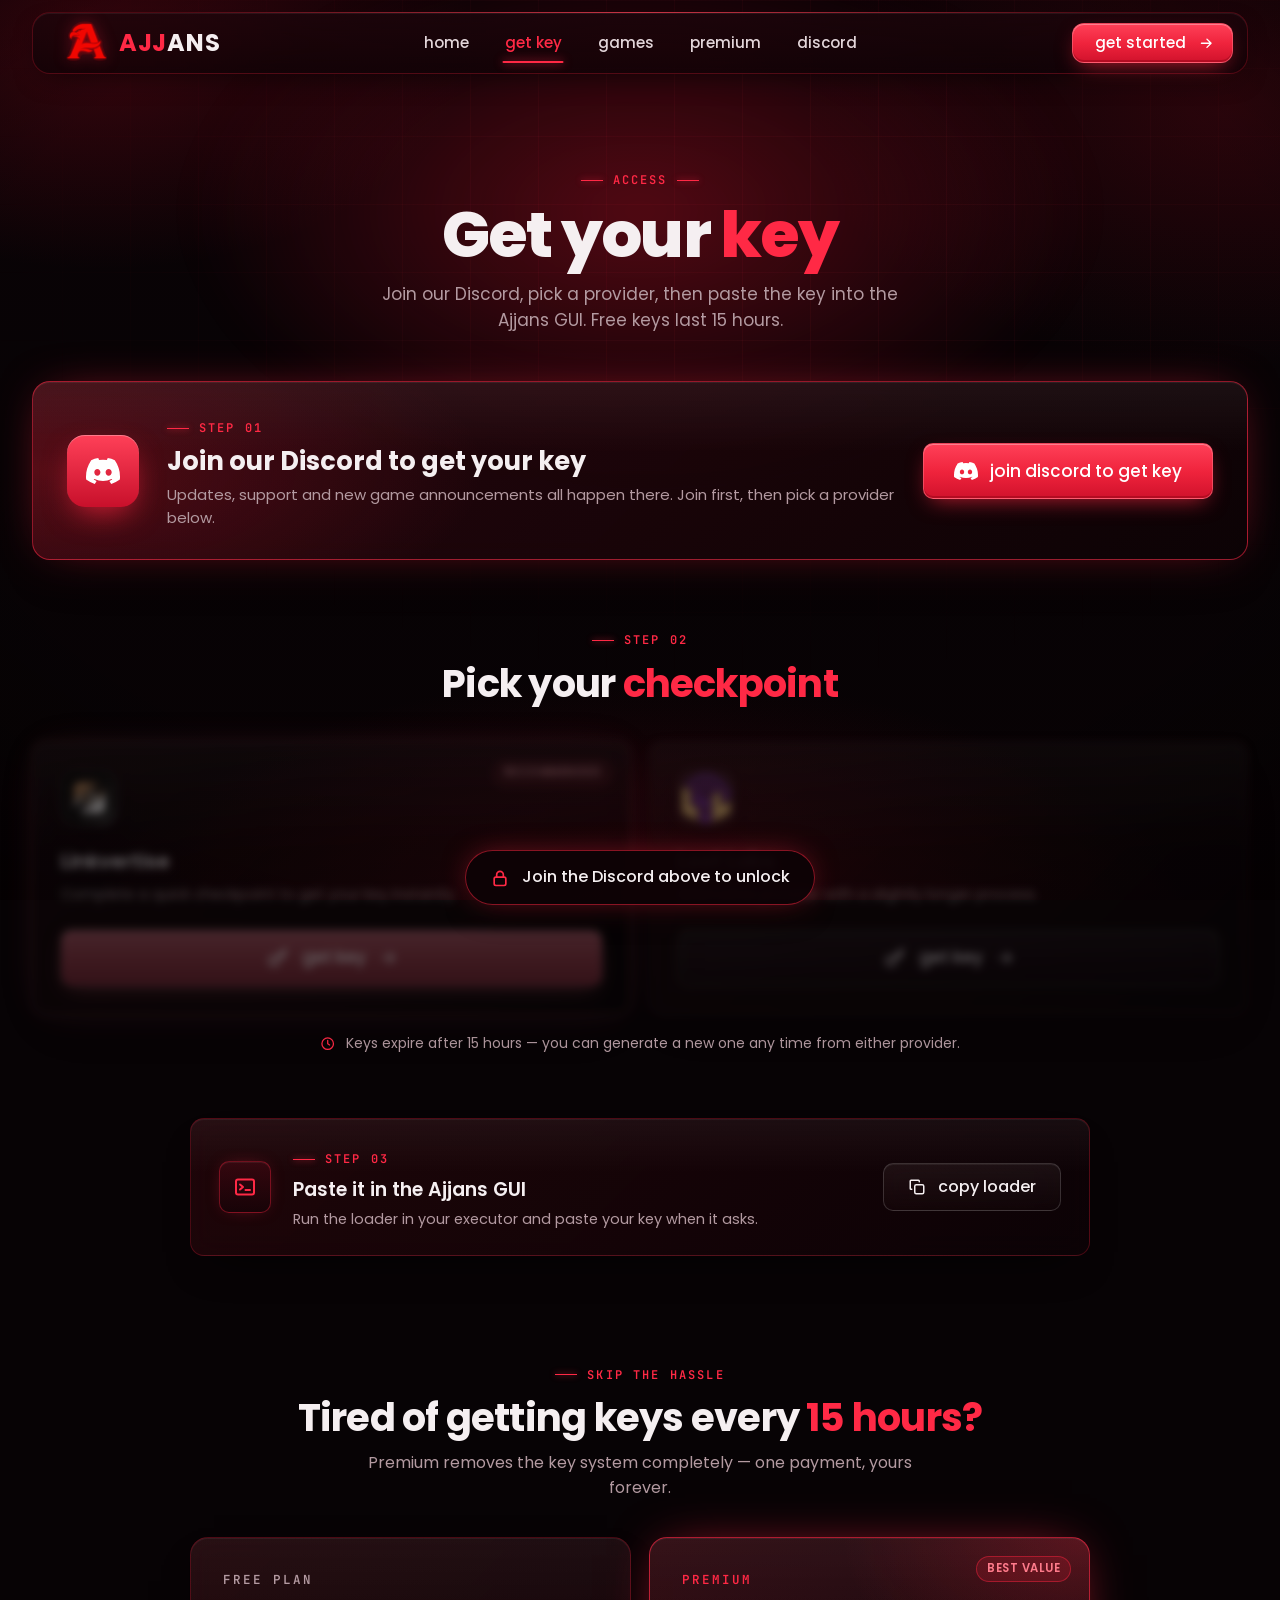
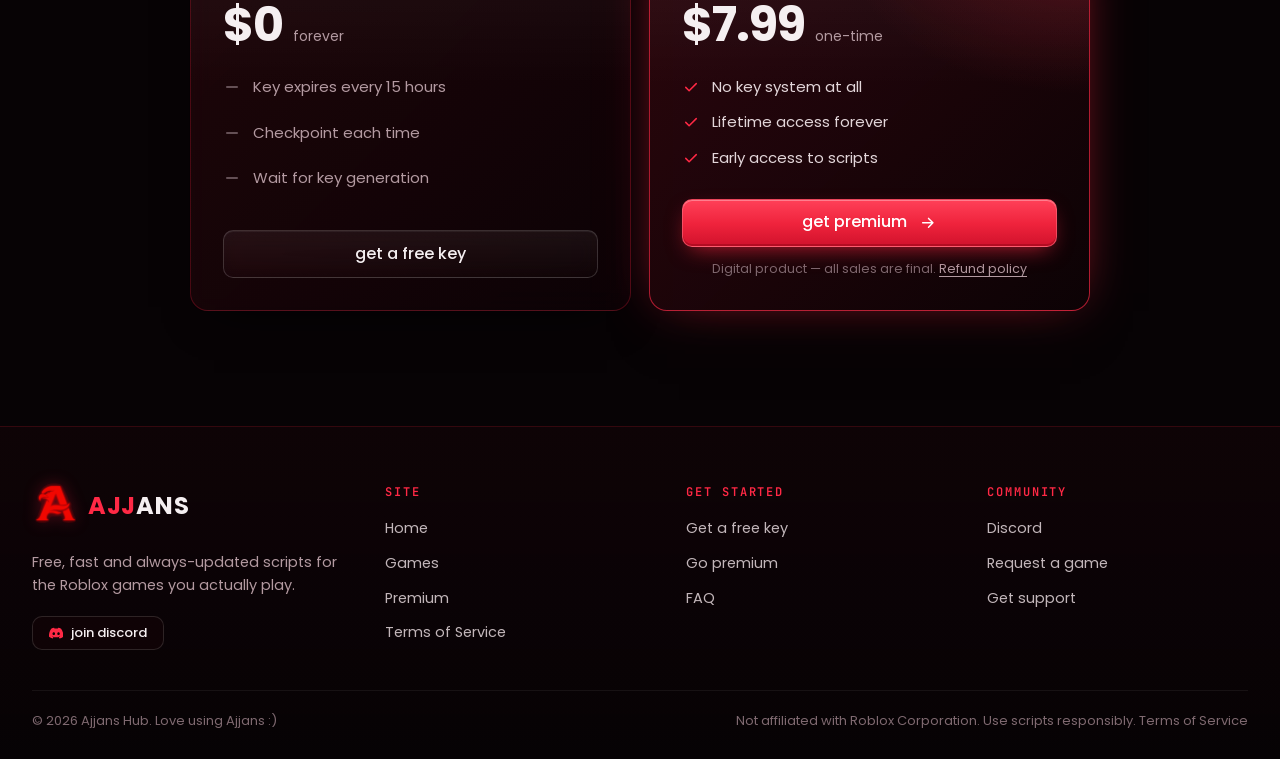
<file: getkey.html>
<!DOCTYPE html>
<html lang="en">
<head>
  <meta charset="UTF-8" />
  <meta name="viewport" content="width=device-width, initial-scale=1.0" />
  <title>Get Your Key — Ajjans Hub</title>
  <meta name="description" content="Get a free Ajjans Hub key in under a minute with Linkvertise or Loot Labs, or skip the key system forever with Premium." />
  <meta name="theme-color" content="#070305" />
  <meta property="og:type" content="website" />
  <meta property="og:title" content="Get Your Key — Ajjans Hub" />
  <meta property="og:description" content="Get a free Ajjans Hub key in under a minute with Linkvertise or Loot Labs, or skip the key system forever with Premium." />
  <meta property="og:site_name" content="Ajjans Hub" />
  <meta property="og:image" content="https://i.ibb.co/Ngv3zSGm/Chat-GPT-Image-Oct-26-2026-01-19-25-AM.png" />
  <meta property="og:image:secure_url" content="https://i.ibb.co/Ngv3zSGm/Chat-GPT-Image-Oct-26-2026-01-19-25-AM.png" />
  <meta property="og:image:type" content="image/png" />
  <meta property="og:image:width" content="1731" />
  <meta property="og:image:height" content="909" />
  <meta property="og:image:alt" content="Ajjans Hub red eagle A logo on a black background" />
  <meta name="twitter:card" content="summary_large_image" />
  <meta name="twitter:title" content="Get Your Key — Ajjans Hub" />
  <meta name="twitter:description" content="Get a free Ajjans Hub key in under a minute with Linkvertise or Loot Labs, or skip the key system forever with Premium." />
  <meta name="twitter:image" content="https://i.ibb.co/Ngv3zSGm/Chat-GPT-Image-Oct-26-2026-01-19-25-AM.png" />
  <meta name="twitter:image:alt" content="Ajjans Hub red eagle A logo on a black background" />
  <link rel="icon" type="image/png" href="assets/favicon.png" />
  <link rel="apple-touch-icon" href="assets/favicon.png" />

  <script>document.documentElement.classList.add("js");</script>

  <!-- =========================================================
       ADS (AdMaven) — delete this whole block to remove ads from this page
       ========================================================= -->
  <meta name="admaven-placement" content="BqHrEpdw5" />
  <script>
    /* Ad guard: stops the ad pop-up from hijacking clicks on Discord and store (Sellhub) links.
       Exception: the FIRST click on the get-key "join discord" button is allowed
       to show the ad — the second click opens Discord. */
    (function () {
      var realOpen = window.open;
      var blocked = false;
      window.open = function () { return blocked ? null : realOpen.apply(window, arguments); };
      document.addEventListener("click", function (e) {
        var el = e.target.closest ? e.target.closest("a, button") : null;
        if (!el) return;
        if (el.hasAttribute("data-gate-join") && el.getAttribute("data-armed") !== "1") return;
        var href = el.getAttribute("href") || "";
        if (href.indexOf("discord.gg") !== -1 || href.indexOf("sellhub.cx") !== -1) {
          blocked = true;
          setTimeout(function () { blocked = false; }, 3000);
        }
      }, true);
    })();
  </script>
  <script data-cfasync="false" src="//dcbbwymp1bhlf.cloudfront.net/?wbbcd=1515121"></script>

  <link rel="preconnect" href="https://fonts.googleapis.com" />
  <link rel="preconnect" href="https://fonts.gstatic.com" crossorigin />
  <link href="https://fonts.googleapis.com/css2?family=Poppins:wght@400;500;600;700;800&family=JetBrains+Mono:wght@400;500;600&family=Oswald:wght@600;700&display=swap" rel="stylesheet" />

  <!-- =========================================================
       STYLES (this page only)
       ========================================================= -->
  <style>
    /* ==========================================================================
       AJJANS HUB — Get Key page styles
       Colours and sizes live in the :root variables right below.
       ========================================================================== */
    /* ==========================================================================
       1. VARIABLES — edit colours / sizing here
       ========================================================================== */
    :root {
      /* Palette */
      --bg: #070305;               /* near-black base   */
      --bg-2: #160408;             /* dark burgundy     */
      --bg-3: #30070d;             /* deep crimson      */
      --panel: rgba(24, 5, 10, 0.58);
      --panel-strong: rgba(24, 6, 10, 0.94);
      --red: #ef233c;              /* bright red        */
      --red-bright: #ff2945;       /* hot red           */
      --red-deep: #b50d24;
      --border: rgba(170, 22, 42, 0.38);
      --border-hot: rgba(255, 41, 69, 0.7);
      --border-soft: rgba(255, 255, 255, 0.08);
      --text: #f5eff1;             /* headings          */
      --text-2: #e3d6da;
      --muted: #b39aa1;            /* muted pink/grey   */
      --faint: #7f6970;
      --green: #2bd96b;

      /* Type */
      --font-sans: "Poppins", system-ui, -apple-system, "Segoe UI", sans-serif;
      --font-mono: "JetBrains Mono", ui-monospace, "Cascadia Code", Consolas, monospace;
      --font-display: "Oswald", "Poppins", sans-serif;

      /* Radii */
      --r-sm: 10px;
      --r-md: 14px;
      --r-lg: 18px;

      /* Layout */
      --container: 1400px;
      --gutter: 32px;
      --header-h: 84px;
      /* left indent of the hero title block (0 on small screens, 104px on wide) */
      --hero-indent: clamp(0px, calc((100vw - 1100px) * 0.26), 104px);

      /* Effects */
      --inner-hi: inset 0 1px 0 rgba(255, 255, 255, 0.06);
      --ease: cubic-bezier(0.22, 0.61, 0.36, 1);
      --ease-out: cubic-bezier(0.16, 1, 0.3, 1);
    }
    /* ==========================================================================
       2. BASE / RESET
       ========================================================================== */
    *,
    *::before,
    *::after { box-sizing: border-box; }
    html {
      -webkit-text-size-adjust: 100%;
      scroll-behavior: smooth;
      scroll-padding-top: calc(var(--header-h) + 16px);
      scrollbar-color: #3a0b14 var(--bg);
    }
    body {
      position: relative;
      display: flex;
      flex-direction: column;
      margin: 0;
      min-height: 100vh;
      background: var(--bg);
      color: var(--text);
      font-family: var(--font-sans);
      font-size: 16px;
      line-height: 1.55;
      -webkit-font-smoothing: antialiased;
      overflow-x: clip;
    }
    main { flex: 1 0 auto; }
    h1, h2, h3, p, ul, ol, figure, dl, dd { margin: 0; }
    ul, ol { padding: 0; list-style: none; }
    a { color: inherit; text-decoration: none; }
    img { display: block; max-width: 100%; }
    button, input { font: inherit; color: inherit; }
    button { cursor: pointer; }
    :focus-visible {
      outline: 2px solid var(--red-bright);
      outline-offset: 3px;
      border-radius: 6px;
    }
    ::selection { background: rgba(239, 35, 60, 0.45); color: #fff; }
    ::-webkit-scrollbar { width: 10px; }
    ::-webkit-scrollbar-track { background: var(--bg); }
    ::-webkit-scrollbar-thumb { background: #3a0b14; border-radius: 6px; border: 2px solid var(--bg); }
    ::-webkit-scrollbar-thumb:hover { background: #561222; }
    .text-red { color: var(--red-bright); }
    .sr-only {
      position: absolute; width: 1px; height: 1px; padding: 0; margin: -1px;
      overflow: hidden; clip: rect(0, 0, 0, 0); white-space: nowrap; border: 0;
    }
    /* ==========================================================================
       3. BACKGROUND LAYERS
       .backdrop  = fixed page atmosphere (base, fog, grid, vignette)
       .hero-fx   = hero-only lighting (glow, glass shards, light streaks)
       ========================================================================== */
    .backdrop {
      position: fixed;
      inset: 0;
      z-index: -2;
      pointer-events: none;
      background:
        radial-gradient(40% 36% at 8% 4%, rgba(120, 8, 24, 0.42), transparent 72%),
        radial-gradient(46% 40% at 96% 12%, rgba(110, 8, 22, 0.32), transparent 72%),
        radial-gradient(60% 40% at 50% 104%, rgba(80, 5, 16, 0.5), transparent 72%),
        linear-gradient(180deg, #0b0306 0%, var(--bg) 50%, #080204 100%);
    }
    /* faint grid */
    .backdrop::before {
      content: "";
      position: absolute;
      inset: 0;
      background-image:
        linear-gradient(rgba(255, 60, 80, 0.05) 1px, transparent 1px),
        linear-gradient(90deg, rgba(255, 60, 80, 0.05) 1px, transparent 1px);
      background-size: 68px 68px;
      background-position: center top;
      -webkit-mask-image: radial-gradient(ellipse 80% 70% at 58% 22%, #000 20%, transparent 78%);
              mask-image: radial-gradient(ellipse 80% 70% at 58% 22%, #000 20%, transparent 78%);
    }
    /* vignette */
    .backdrop::after {
      content: "";
      position: absolute;
      inset: 0;
      background: radial-gradient(ellipse 95% 85% at 50% 40%, transparent 55%, rgba(0, 0, 0, 0.6) 100%);
    }
    /* ==========================================================================
       4. SHARED
       ========================================================================== */
    .container {
      width: min(var(--container), 100% - var(--gutter) * 2);
      margin-inline: auto;
    }
    /* tinted glass surface used by most panels */
    .glass {
      background:
        linear-gradient(180deg, rgba(255, 255, 255, 0.045), rgba(255, 255, 255, 0) 40%),
        linear-gradient(135deg, rgba(46, 7, 13, 0.6), rgba(13, 3, 6, 0.74));
      border: 1px solid var(--border);
      box-shadow: var(--inner-hi), 0 20px 44px -24px rgba(0, 0, 0, 0.95);
      -webkit-backdrop-filter: blur(14px) saturate(130%);
              backdrop-filter: blur(14px) saturate(130%);
    }
    .icon {
      width: 1.1em;
      height: 1.1em;
      flex: none;
      fill: none;
      stroke: currentColor;
      stroke-width: 2;
      stroke-linecap: round;
      stroke-linejoin: round;
    }
    .icon--fill { fill: currentColor; stroke: none; }
    /* red outlined icon square */
    .icon-box {
      display: grid;
      place-items: center;
      width: 52px;
      height: 52px;
      flex: none;
      border: 1px solid rgba(239, 35, 60, 0.42);
      border-radius: var(--r-sm);
      background: linear-gradient(180deg, rgba(70, 9, 20, 0.6), rgba(20, 4, 8, 0.6));
      color: var(--red-bright);
      box-shadow: var(--inner-hi), 0 0 18px -8px rgba(255, 41, 69, 0.6);
    }
    .icon-box .icon { width: 24px; height: 24px; }
    /* ---- buttons ---- */
    .btn {
      --btn-h: 48px;
      position: relative;
      display: inline-flex;
      align-items: center;
      justify-content: center;
      gap: 12px;
      height: var(--btn-h);
      padding: 0 24px;
      border: 1px solid transparent;
      border-radius: var(--r-sm);
      font-weight: 500;
      font-size: 16px;
      white-space: nowrap;
      transition:
        transform 0.25s var(--ease),
        box-shadow 0.25s var(--ease),
        background 0.25s var(--ease),
        border-color 0.25s var(--ease),
        color 0.25s var(--ease);
    }
    .btn .icon--arrow { transition: transform 0.25s var(--ease); }
    .btn:hover .icon--arrow { transform: translateX(3px); }
    .btn:active { transform: translateY(0) scale(0.985); }
    .btn--primary {
      color: #fff;
      background: linear-gradient(180deg, #ff4058 0%, var(--red) 52%, #d1122c 100%);
      border-color: rgba(255, 120, 135, 0.5);
      box-shadow:
        inset 0 1px 0 rgba(255, 255, 255, 0.32),
        inset 0 -2px 0 rgba(120, 0, 16, 0.35),
        0 8px 22px -8px rgba(239, 35, 60, 0.8);
    }
    .btn--primary:hover {
      transform: translateY(-2px);
      box-shadow:
        inset 0 1px 0 rgba(255, 255, 255, 0.36),
        inset 0 -2px 0 rgba(120, 0, 16, 0.35),
        0 0 0 1px rgba(255, 60, 80, 0.45),
        0 12px 32px -8px rgba(255, 41, 69, 0.9);
    }
    .btn--glass {
      color: var(--text);
      background: linear-gradient(180deg, rgba(255, 255, 255, 0.055), rgba(255, 255, 255, 0.012));
      border-color: rgba(255, 255, 255, 0.16);
      box-shadow: var(--inner-hi);
      -webkit-backdrop-filter: blur(10px);
              backdrop-filter: blur(10px);
    }
    .btn--glass:hover {
      transform: translateY(-2px);
      border-color: rgba(255, 60, 80, 0.6);
      box-shadow: var(--inner-hi), 0 0 24px -6px rgba(239, 35, 60, 0.55);
    }
    .btn--ghost {
      color: var(--text);
      background: rgba(20, 4, 8, 0.6);
      border-color: rgba(255, 255, 255, 0.13);
    }
    .btn--ghost .icon { color: var(--red-bright); }
    .btn--ghost:hover { border-color: rgba(255, 60, 80, 0.6); box-shadow: 0 0 18px -6px rgba(239, 35, 60, 0.6); }
    .btn--lg { --btn-h: 56px; font-size: 17px; padding: 0 30px; }
    .btn--lg .icon { width: 20px; height: 20px; }
    .btn--lg .icon--lead { width: 24px; height: 24px; }
    .btn--sm { --btn-h: 40px; padding: 0 18px 0 22px; border-radius: 12px; font-size: 15px; }
    .btn--xs { --btn-h: 34px; padding: 0 16px; gap: 8px; font-size: 13px; }
    .btn--block { width: 100%; }
    /* ---- section heads ---- */
    .section { padding-block: clamp(64px, 8vw, 112px) 0; }
    .kicker {
      display: inline-flex;
      align-items: center;
      gap: 10px;
      margin-bottom: 12px;
      font-family: var(--font-mono);
      font-size: 12px;
      font-weight: 600;
      letter-spacing: 0.18em;
      text-transform: uppercase;
      color: var(--red-bright);
    }
    .kicker::before {
      content: "";
      width: 22px;
      height: 1px;
      background: currentColor;
      box-shadow: 0 0 6px currentColor;
    }
    .h2 {
      font-size: clamp(28px, 3vw, 42px);
      font-weight: 700;
      line-height: 1.12;
      letter-spacing: -0.02em;
      color: var(--text);
    }
    .lead {
      margin-top: 12px;
      max-width: 560px;
      color: var(--muted);
      font-size: 16px;
    }
    .section-intro { margin-bottom: 36px; }
    .section-intro--center { text-align: center; }
    .section-intro--center .lead { margin-inline: auto; }
    /* ---- scroll reveal (only when JS is running) ---- */
    .js .reveal {
      opacity: 0;
      transform: translateY(22px);
      transition: opacity 0.6s var(--ease-out), transform 0.6s var(--ease-out);
      transition-delay: var(--delay, 0s);
    }
    .js .reveal.is-in { opacity: 1; transform: none; }
    /* ==========================================================================
       5. NAVBAR
       ========================================================================== */
    .site-header {
      position: sticky;
      top: 0;
      z-index: 40;
      padding-top: 12px;
    }
    .navbar {
      position: relative;
      display: flex;
      align-items: center;
      gap: 24px;
      height: 62px;
      padding: 0 14px 0 30px;
      background: linear-gradient(180deg, rgba(26, 6, 11, 0.74), rgba(12, 3, 6, 0.74));
      border: 1px solid rgba(160, 20, 38, 0.4);
      border-radius: var(--r-lg);
      box-shadow:
        inset 0 1px 0 rgba(255, 255, 255, 0.06),
        0 10px 30px -14px rgba(0, 0, 0, 0.8);
      -webkit-backdrop-filter: blur(16px) saturate(140%);
              backdrop-filter: blur(16px) saturate(140%);
      transition: background 0.3s var(--ease), box-shadow 0.3s var(--ease), border-color 0.3s var(--ease);
    }
    /* thin red light along the top edge */
    .navbar::before {
      content: "";
      position: absolute;
      top: -1px;
      left: 12%;
      right: 12%;
      height: 1px;
      background: linear-gradient(90deg, transparent, rgba(255, 70, 90, 0.7), transparent);
    }
    .site-header.is-scrolled .navbar {
      background: linear-gradient(180deg, rgba(22, 5, 9, 0.92), rgba(12, 3, 6, 0.92));
      border-color: rgba(190, 24, 44, 0.45);
      box-shadow:
        inset 0 1px 0 rgba(255, 255, 255, 0.06),
        0 16px 36px -12px rgba(0, 0, 0, 0.95);
    }
    .brand {
      display: inline-flex;
      align-items: center;
      gap: 12px;
      flex: none;
    }
    .brand__icon {
      width: 44px;
      height: 44px;
      object-fit: contain;
      filter: drop-shadow(0 0 8px rgba(255, 41, 69, 0.35));
      transition: transform 0.3s var(--ease);
    }
    .brand:hover .brand__icon { transform: rotate(-4deg) scale(1.04); }
    .brand__text {
      font-size: 24px;
      font-weight: 700;
      letter-spacing: 0.03em;
      color: var(--text);
    }
    .brand__accent { color: var(--red-bright); }
    .nav-menu {
      flex: 1;
      display: flex;
      align-items: center;
      justify-content: flex-end;
    }
    /* links are centred on the bar, independent of logo / button widths */
    .nav-links {
      position: absolute;
      left: 50%;
      top: 0;
      bottom: 0;
      display: flex;
      align-items: center;
      gap: 42px;
      transform: translateX(-50%);
    }
    .nav-links a {
      position: relative;
      display: block;
      padding: 18px 2px;
      font-size: 15px;
      font-weight: 500;
      color: var(--text-2);
      transition: color 0.2s var(--ease);
    }
    .nav-links a::after {
      content: "";
      position: absolute;
      left: 0;
      right: 0;
      bottom: 10px;
      height: 2px;
      border-radius: 2px;
      background: var(--red-bright);
      box-shadow: 0 0 10px rgba(255, 41, 69, 0.9);
      transform: scaleX(0);
      transition: transform 0.25s var(--ease);
    }
    .nav-links a:hover { color: #fff; }
    .nav-links a:hover::after { transform: scaleX(0.5); }
    .nav-links a[aria-current="page"] { color: var(--red-bright); }
    .nav-links a[aria-current="page"]::after { transform: scaleX(1); }
    .nav-actions {
      display: flex;
      align-items: center;
      gap: 14px;
    }
    .nav-toggle {
      display: none;
      margin-left: auto;
      width: 42px;
      height: 42px;
      padding: 0;
      border: 1px solid var(--border);
      border-radius: var(--r-sm);
      background: rgba(255, 255, 255, 0.03);
      flex-direction: column;
      align-items: center;
      justify-content: center;
      gap: 5px;
    }
    .nav-toggle span {
      display: block;
      width: 18px;
      height: 2px;
      border-radius: 2px;
      background: var(--text);
      transition: transform 0.25s var(--ease), opacity 0.2s;
    }
    .nav-toggle[aria-expanded="true"] span:nth-child(1) { transform: translateY(7px) rotate(45deg); }
    .nav-toggle[aria-expanded="true"] span:nth-child(2) { opacity: 0; }
    .nav-toggle[aria-expanded="true"] span:nth-child(3) { transform: translateY(-7px) rotate(-45deg); }
    /* ==========================================================================
       6. HOME HERO
       ========================================================================== */
    [data-copy-target].is-copied {
      background: linear-gradient(180deg, #37d977, #1f9d55);
      border-color: rgba(160, 255, 200, 0.5);
      box-shadow: inset 0 1px 0 rgba(255, 255, 255, 0.35), 0 8px 22px -8px rgba(43, 217, 107, 0.8);
    }
    /* ==========================================================================
       8. GAME CARDS
       ========================================================================== */
    .games { padding-top: 6px; }
    /* ==========================================================================
       13. FOOTER
       ========================================================================== */
    .site-footer {
      margin-top: clamp(72px, 9vw, 120px);
      border-top: 1px solid rgba(160, 20, 38, 0.3);
      background: linear-gradient(180deg, rgba(20, 4, 8, 0.6), rgba(7, 3, 5, 0.9));
    }
    .footer-grid {
      display: grid;
      grid-template-columns: minmax(0, 1.4fr) repeat(3, minmax(0, 1fr));
      gap: 40px;
      padding: 56px 0 40px;
    }
    .footer-brand p {
      margin-top: 16px;
      max-width: 320px;
      color: var(--muted);
      font-size: 14.5px;
    }
    .footer-brand .btn { margin-top: 20px; }
    .footer-col h3 {
      margin-bottom: 14px;
      font-family: var(--font-mono);
      font-size: 12px;
      font-weight: 600;
      letter-spacing: 0.16em;
      text-transform: uppercase;
      color: var(--red-bright);
    }
    .footer-col ul { display: grid; gap: 10px; }
    .footer-col a {
      font-size: 14.5px;
      color: var(--text-2);
      opacity: 0.85;
      transition: color 0.2s var(--ease), opacity 0.2s var(--ease);
    }
    .footer-col a:hover { color: #fff; opacity: 1; }
    .footer-bottom {
      display: flex;
      justify-content: space-between;
      gap: 12px 24px;
      flex-wrap: wrap;
      padding: 20px 0 28px;
      border-top: 1px solid rgba(255, 255, 255, 0.06);
      font-size: 13px;
      color: var(--faint);
    }
    /* ==========================================================================
       14. INNER PAGES
       ========================================================================== */
    .page-hero {
      position: relative;
      isolation: isolate;
      padding: clamp(48px, 7vw, 96px) 0 clamp(32px, 4vw, 48px);
      text-align: center;
    }
    .page-hero .h1 {
      font-size: clamp(40px, 5vw, 72px);
      font-weight: 800;
      line-height: 1.05;
      letter-spacing: -0.03em;
    }
    .page-hero .lead { margin-inline: auto; font-size: 17px; }
    .page-hero .kicker::after {
      content: "";
      width: 22px;
      height: 1px;
      background: currentColor;
      box-shadow: 0 0 6px currentColor;
    }
    /* page-level glow behind inner page heroes */
    .page-glow {
      position: absolute;
      left: 50%;
      top: -40%;
      z-index: -1;
      width: min(900px, 90vw);
      height: 520px;
      transform: translateX(-50%);
      background: radial-gradient(closest-side, rgba(220, 18, 45, 0.35), transparent);
      filter: blur(20px);
      pointer-events: none;
    }
    /* ---- get key page ---- */
    .steps {
      display: grid;
      grid-template-columns: repeat(3, minmax(0, 1fr));
      gap: 18px;
      counter-reset: step;
    }
    .step {
      position: relative;
      padding: 24px;
      border-radius: var(--r-md);
    }
    .step__num {
      position: absolute;
      top: 18px;
      right: 22px;
      font-family: var(--font-display);
      font-size: 44px;
      font-weight: 700;
      line-height: 1;
      color: transparent;
      -webkit-text-stroke: 1px rgba(255, 70, 90, 0.45);
    }
    .step h3 { margin-top: 16px; font-size: 17px; font-weight: 600; }
    .step p { margin-top: 6px; color: var(--muted); font-size: 14.5px; }
    .step .btn { margin-top: 18px; }
    .providers {
      display: grid;
      grid-template-columns: repeat(2, minmax(0, 1fr));
      gap: 18px;
    }
    .provider {
      position: relative;
      display: flex;
      flex-direction: column;
      gap: 6px;
      padding: 28px;
      border-radius: var(--r-md);
      transition: transform 0.35s var(--ease), border-color 0.35s var(--ease), box-shadow 0.35s var(--ease);
    }
    .provider:hover { transform: translateY(-3px); border-color: rgba(255, 41, 69, 0.55); }
    .provider--recommended {
      border-color: rgba(255, 41, 69, 0.6);
      box-shadow: var(--inner-hi), 0 0 40px -16px rgba(239, 35, 60, 0.75), 0 22px 44px -24px rgba(0, 0, 0, 0.95);
    }
    .provider__tag {
      position: absolute;
      top: 18px;
      right: 18px;
      padding: 3px 10px;
      border-radius: 999px;
      background: rgba(239, 35, 60, 0.16);
      border: 1px solid rgba(239, 35, 60, 0.5);
      color: #ff7b8b;
      font-size: 11.5px;
      font-weight: 600;
      letter-spacing: 0.04em;
      text-transform: uppercase;
    }
    .provider h3 { margin-top: 14px; font-size: 20px; font-weight: 600; }
    .provider p { color: var(--muted); font-size: 14.5px; }
    .provider .btn { margin-top: 18px; }
    .provider .btn--glass { margin-top: 18px; }
    .notice {
      display: flex;
      align-items: center;
      justify-content: center;
      gap: 10px;
      margin-top: 18px;
      color: var(--muted);
      font-size: 14px;
      text-align: center;
    }
    .notice .icon { color: var(--red-bright); }
    /* ---- plan comparison (get key + premium) ---- */
    .plans {
      display: grid;
      grid-template-columns: repeat(2, minmax(0, 1fr));
      gap: 18px;
      max-width: 900px;
      margin-inline: auto;
    }
    .plan {
      position: relative;
      display: flex;
      flex-direction: column;
      padding: 32px;
      border-radius: var(--r-lg);
    }
    .plan--premium {
      border: 1px solid rgba(255, 41, 69, 0.65);
      background:
        radial-gradient(80% 60% at 100% 0%, rgba(239, 35, 60, 0.25), transparent 70%),
        linear-gradient(180deg, rgba(255, 255, 255, 0.05), rgba(255, 255, 255, 0) 40%),
        linear-gradient(135deg, rgba(56, 8, 16, 0.75), rgba(13, 3, 6, 0.85));
      box-shadow: var(--inner-hi), 0 0 50px -18px rgba(239, 35, 60, 0.8), 0 30px 60px -30px rgba(0, 0, 0, 1);
    }
    .plan__name {
      font-family: var(--font-mono);
      font-size: 12.5px;
      font-weight: 600;
      letter-spacing: 0.16em;
      text-transform: uppercase;
      color: var(--muted);
    }
    .plan--premium .plan__name { color: var(--red-bright); }
    .plan__price {
      display: flex;
      align-items: baseline;
      gap: 10px;
      margin-top: 12px;
      font-size: 48px;
      font-weight: 700;
      line-height: 1;
      letter-spacing: -0.02em;
    }
    .plan__price small { font-size: 14px; font-weight: 400; color: var(--muted); letter-spacing: 0; }
    .plan__list {
      display: grid;
      gap: 12px;
      margin: 26px 0 30px;
      flex: 1;
    }
    .plan__list li {
      display: flex;
      align-items: flex-start;
      gap: 12px;
      font-size: 15px;
      color: var(--text-2);
    }
    .plan__list .icon { width: 18px; height: 18px; margin-top: 3px; color: var(--red-bright); }
    .plan__list li.is-minus { color: var(--muted); }
    .plan__list li.is-minus .icon { color: var(--faint); }
    /* ==========================================================================
       16. ANIMATIONS
       ========================================================================== */
    @media (prefers-reduced-motion: reduce) {
      html { scroll-behavior: auto; }
      *, *::before, *::after {
          animation: none !important;
          transition-duration: 0.01ms !important;
        }
      .js .reveal { opacity: 1; transform: none; }
    }
    /* ==========================================================================
       17. RESPONSIVE
       ========================================================================== */
    /* Laptops */
    @media (max-width: 1439px) {
      .nav-links { gap: 32px; }
      .footer-grid { grid-template-columns: minmax(0, 1.2fr) repeat(3, minmax(0, 1fr)); }
    }
    @media (max-width: 1180px) {
      :root { --gutter: 24px; }
      .nav-links { gap: 24px; }
    }
    /* Tablets — collapse navbar, single-column hero */
    @media (max-width: 960px) {
      :root { --header-h: 78px; }
      .navbar { padding: 0 12px 0 18px; }
      .nav-toggle { display: inline-flex; }
      .nav-menu {
          position: absolute;
          top: calc(100% + 8px);
          left: 0;
          right: 0;
          flex-direction: column;
          align-items: stretch;
          gap: 14px;
          padding: 14px;
          background: rgba(16, 4, 7, 0.97);
          border: 1px solid rgba(160, 20, 38, 0.45);
          border-radius: var(--r-md);
          box-shadow: 0 20px 40px -10px rgba(0, 0, 0, 0.9);
          opacity: 0;
          visibility: hidden;
          transform: translateY(-6px);
          transition: opacity 0.2s var(--ease), transform 0.2s var(--ease), visibility 0.2s;
        }
      .nav-menu.is-open { opacity: 1; visibility: visible; transform: none; }
      .nav-links {
          position: static;
          flex-direction: column;
          align-items: stretch;
          gap: 2px;
          transform: none;
        }
      .nav-links a { padding: 12px; border-radius: 8px; }
      .nav-links a::after { display: none; }
      .nav-links a:hover { background: rgba(255, 255, 255, 0.04); }
      .nav-links a[aria-current="page"] { background: rgba(239, 35, 60, 0.1); }
      .nav-actions { padding: 12px 4px 2px; border-top: 1px solid var(--border-soft); }
      .nav-actions .btn { width: 100%; }
      .footer-grid { grid-template-columns: repeat(3, minmax(0, 1fr)); }
      .footer-brand { grid-column: 1 / -1; }
      .steps { grid-template-columns: 1fr; }
    }
    /* Phones */
    @media (max-width: 640px) {
      :root { --gutter: 16px; --header-h: 72px; }
      .site-header { padding-top: 10px; }
      .navbar { height: 56px; border-radius: 14px; }
      .brand__icon { width: 38px; height: 38px; }
      .brand__text { font-size: 21px; }
      .providers, .plans { grid-template-columns: 1fr; }
      .plan { padding: 26px; }
      .footer-grid { grid-template-columns: repeat(2, minmax(0, 1fr)); gap: 32px 20px; padding-top: 44px; }
      .footer-bottom { flex-direction: column; }
    }
    /* Touch devices: drop heavy blur for smooth scrolling */
    @media (pointer: coarse) {
      .glass, .navbar, .btn--glass, .loader-card, .game-card__status {
          -webkit-backdrop-filter: none;
                  backdrop-filter: none;
        }
      .navbar { background: rgba(16, 4, 7, 0.94); }
    }
    /* ==========================================================================
       LEGAL PAGE (terms of service)
       ========================================================================== */
    /* anything with the hidden attribute stays hidden, even flex/grid elements */
    [hidden] { display: none !important; }
    .section--tight { padding-top: clamp(40px, 5vw, 64px); }
    /* "all sales are final" line under the premium buy buttons */
    .plan__note {
      margin-top: 12px;
      font-size: 12.5px;
      text-align: center;
      color: var(--faint);
    }
    .plan__note a { color: var(--muted); text-decoration: underline; text-underline-offset: 3px; }
    .plan__note a:hover { color: var(--text); }
    /* ==========================================================================
       GET KEY — DISCORD GATE (step 1)
       ========================================================================== */
    .gate {
      position: relative;
      display: grid;
      grid-template-columns: auto minmax(0, 1fr) auto;
      align-items: center;
      gap: 20px 28px;
      padding: 30px 34px;
      border-radius: var(--r-lg);
      overflow: hidden;
      border-color: rgba(255, 41, 69, 0.55);
      background:
        radial-gradient(60% 160% at 0% 50%, rgba(239, 35, 60, 0.24), transparent 62%),
        linear-gradient(180deg, rgba(255, 255, 255, 0.05), rgba(255, 255, 255, 0) 40%),
        linear-gradient(135deg, rgba(50, 8, 15, 0.75), rgba(13, 3, 6, 0.85));
      box-shadow: var(--inner-hi), 0 0 50px -20px rgba(239, 35, 60, 0.75), 0 24px 50px -28px rgba(0, 0, 0, 1);
      transition: border-color 0.4s var(--ease), box-shadow 0.4s var(--ease);
    }
    .gate__icon {
      display: grid;
      place-items: center;
      width: 72px;
      height: 72px;
      border-radius: 18px;
      color: #fff;
      background: linear-gradient(180deg, #ff4058, #c8102b);
      box-shadow: inset 0 1px 0 rgba(255, 255, 255, 0.3), 0 12px 30px -8px rgba(239, 35, 60, 0.85);
      transition: background 0.4s var(--ease), box-shadow 0.4s var(--ease);
    }
    .gate__icon .icon { width: 34px; height: 34px; }
    .gate__icon-check { display: none; stroke-width: 2.6; }
    .gate__title { font-size: clamp(20px, 2vw, 26px); font-weight: 700; line-height: 1.2; color: var(--text); }
    .gate__desc { margin-top: 6px; color: var(--muted); font-size: 15px; }
    .gate__desc--done { color: #86e8ab; }
    .gate__actions { display: flex; flex-direction: column; align-items: center; gap: 10px; }
    .gate__join [data-gate-label] { display: inline-block; }
    .gate__join.is-armed { animation: copied-pop 0.35s var(--ease-out); }
    .gate__join.is-armed [data-gate-label] { animation: label-swap 0.35s var(--ease-out); }
    .gate__hint {
      font-family: var(--font-mono);
      font-size: 12px;
      letter-spacing: 0.02em;
      color: #86e8ab;
      animation: label-swap 0.35s var(--ease-out);
    }
    /* joined state */
    .gate.is-done {
      border-color: rgba(43, 217, 107, 0.45);
      box-shadow: var(--inner-hi), 0 0 44px -22px rgba(43, 217, 107, 0.7), 0 24px 50px -28px rgba(0, 0, 0, 1);
    }
    .gate.is-done .gate__icon {
      background: linear-gradient(180deg, #37d977, #1f9d55);
      box-shadow: inset 0 1px 0 rgba(255, 255, 255, 0.3), 0 12px 30px -10px rgba(43, 217, 107, 0.8);
    }
    .gate.is-done .gate__icon-discord { display: none; }
    .gate.is-done .gate__icon-check { display: block; }
    .gate__kicker { margin-bottom: 8px; }
    .gate.is-done .gate__kicker { color: #86e8ab; }
    /* ==========================================================================
       GET KEY — PROVIDERS (step 2) + LOCK
       ========================================================================== */
    .provider__brand {
      position: relative;
      display: grid;
      place-items: center;
      width: 56px;
      height: 56px;
      border-radius: 14px;
      overflow: hidden;
      background: rgba(255, 255, 255, 0.05);
      border: 1px solid rgba(255, 255, 255, 0.14);
      box-shadow: 0 8px 20px -10px rgba(0, 0, 0, 0.9);
    }
    .provider__logo { width: 100%; height: 100%; object-fit: cover; }
    .provider__fallback { display: none; width: 26px; height: 26px; color: var(--red-bright); }
    .provider__brand.is-broken .provider__logo { display: none; }
    .provider__brand.is-broken .provider__fallback { display: block; }
    .providers-wrap { position: relative; }
    .providers { transition: filter 0.5s var(--ease), opacity 0.5s var(--ease); }
    .providers-wrap.is-locked .providers {
      filter: blur(4px) saturate(0.4);
      opacity: 0.4;
      pointer-events: none;
      user-select: none;
    }
    .providers-lock {
      position: absolute;
      inset: 0;
      display: none;
      place-items: center;
    }
    .providers-wrap.is-locked .providers-lock { display: grid; }
    .providers-lock__pill {
      display: inline-flex;
      align-items: center;
      gap: 12px;
      padding: 14px 24px;
      border-radius: 999px;
      background: rgba(14, 3, 6, 0.92);
      border: 1px solid rgba(239, 35, 60, 0.55);
      box-shadow: 0 0 30px -8px rgba(239, 35, 60, 0.6), 0 16px 30px -12px rgba(0, 0, 0, 0.9);
      font-weight: 500;
      color: var(--text);
    }
    .providers-lock__pill .icon { color: var(--red-bright); width: 20px; height: 20px; }
    /* ==========================================================================
       GET KEY — PASTE STRIP (step 3)
       ========================================================================== */
    .paste {
      display: flex;
      align-items: center;
      gap: 22px;
      max-width: 900px;
      margin-inline: auto;
      padding: 24px 28px;
      border-radius: var(--r-md);
    }
    .paste__text { flex: 1; min-width: 0; }
    .paste__text .kicker { margin-bottom: 6px; }
    .paste__title { font-size: 19px; font-weight: 600; color: var(--text); }
    .paste__text p:last-child { margin-top: 4px; color: var(--muted); font-size: 14.5px; }
    @media (max-width: 760px) {
      .gate { grid-template-columns: 1fr; justify-items: center; text-align: center; padding: 34px 22px 26px; }
      .gate__actions { width: 100%; }
      .gate__actions .btn { width: 100%; }
      .paste { flex-direction: column; align-items: flex-start; }
      .paste .btn { width: 100%; }
    }
    /* ==========================================================================
       COPY BUTTON ANIMATIONS
       ========================================================================== */
    /* copy + check icons stacked, so one can spin out while the other draws in */
    .copy-icon {
      position: relative;
      display: inline-block;
      width: 18px;
      height: 18px;
      flex: none;
    }
    .copy-icon .icon {
      position: absolute;
      inset: 0;
      width: 100%;
      height: 100%;
      transition: opacity 0.25s var(--ease), transform 0.4s cubic-bezier(0.34, 1.56, 0.64, 1);
    }
    .copy-icon .icon--check {
      opacity: 0;
      transform: scale(0.4) rotate(-25deg);
      stroke-width: 2.6;
      stroke-dasharray: 24;
      stroke-dashoffset: 24;
    }
    [data-copy-target].is-copied .copy-icon .icon--copy { opacity: 0; transform: scale(0.4) rotate(25deg); }
    [data-copy-target].is-copied .copy-icon .icon--check {
      opacity: 1;
      transform: none;
      animation: check-draw 0.45s 0.1s var(--ease-out) forwards;
    }
    /* label slides up when it changes (copy -> copied! -> copy) */
    [data-copy-label] { display: inline-block; }
    [data-copy-label].is-swapping { animation: label-swap 0.35s var(--ease-out); }
    /* green ring that ripples out of the button */
    [data-copy-target]::after {
      content: "";
      position: absolute;
      inset: -1px;
      border-radius: inherit;
      pointer-events: none;
    }
    [data-copy-target].is-copied::after { animation: copied-ring 0.7s var(--ease-out); }
    [data-copy-target].is-copied { animation: copied-pop 0.35s var(--ease-out); }
    /* failed: short shake and a darker button */
    [data-copy-target].is-failed {
      background: linear-gradient(180deg, #5c1522, #3a0b14);
      border-color: rgba(255, 120, 135, 0.6);
      animation: copy-shake 0.4s var(--ease);
    }
    /* shine that sweeps across the loader box / paste strip */
    .loader-card,
    .paste { position: relative; overflow: hidden; }
    .loader-card::after,
    .paste::after {
      content: "";
      position: absolute;
      inset: 0;
      background: linear-gradient(105deg, transparent 28%, rgba(90, 240, 150, 0.24) 46%, rgba(255, 255, 255, 0.18) 50%, rgba(90, 240, 150, 0.24) 54%, transparent 72%);
      transform: translateX(-110%);
      pointer-events: none;
    }
    .loader-card.is-flash::after,
    .paste.is-flash::after { animation: copy-sweep 0.9s var(--ease-out); }
    .paste.is-flash {
      border-color: rgba(43, 217, 107, 0.5);
      transition: border-color 0.3s var(--ease);
    }
    @keyframes check-draw { to { stroke-dashoffset: 0; } }
    @keyframes label-swap {
      from { opacity: 0; transform: translateY(8px); }
      to   { opacity: 1; transform: none; }
    }
    @keyframes copied-ring {
      from { box-shadow: 0 0 0 0 rgba(43, 217, 107, 0.65); }
      to   { box-shadow: 0 0 0 16px rgba(43, 217, 107, 0); }
    }
    @keyframes copied-pop {
      0%   { transform: scale(1); }
      40%  { transform: scale(0.94); }
      100% { transform: scale(1); }
    }
    @keyframes copy-shake {
      0%, 100% { transform: translateX(0); }
      20% { transform: translateX(-5px); }
      40% { transform: translateX(5px); }
      60% { transform: translateX(-3px); }
      80% { transform: translateX(3px); }
    }
    @keyframes copy-sweep { to { transform: translateX(110%); } }
    /* ==========================================================================
       GET KEY — "DISCORD JOINED" CELEBRATION
       ========================================================================== */
    .gate.just-joined { animation: gate-joined 1.1s var(--ease-out); }
    .gate.just-joined .gate__icon { animation: gate-icon-pop 0.6s cubic-bezier(0.34, 1.56, 0.64, 1); }
    .gate.just-joined .gate__icon-check {
      stroke-dasharray: 24;
      stroke-dashoffset: 24;
      animation: check-draw 0.5s 0.15s var(--ease-out) forwards;
    }
    .gate.just-joined .gate__title,
    .gate.just-joined .gate__desc--done { animation: label-swap 0.45s var(--ease-out); }
    .providers-wrap.just-unlocked .provider { animation: provider-in 0.7s var(--ease-out) both; }
    .providers-wrap.just-unlocked .provider:nth-child(2) { animation-delay: 0.08s; }
    @keyframes gate-joined {
      from { box-shadow: var(--inner-hi), 0 0 0 0 rgba(43, 217, 107, 0.55), 0 24px 50px -28px rgba(0, 0, 0, 1); }
      to   { box-shadow: var(--inner-hi), 0 0 0 18px rgba(43, 217, 107, 0), 0 24px 50px -28px rgba(0, 0, 0, 1); }
    }
    @keyframes gate-icon-pop {
      from { transform: scale(0.6) rotate(-12deg); }
      to   { transform: none; }
    }
    @keyframes provider-in {
      from { opacity: 0; transform: translateY(16px) scale(0.98); }
      to   { opacity: 1; transform: none; }
    }
    /* reduced motion: skip the animations but still show the check marks */
    @media (prefers-reduced-motion: reduce) {
      [data-copy-target].is-copied .copy-icon .icon--check { stroke-dashoffset: 0; }
      .gate.just-joined .gate__icon-check { stroke-dashoffset: 0; }
    }
  </style>
</head>
<body>

  <!-- =========================================================
       ICON SPRITE — use with <svg class="icon"><use href="#i-name"/></svg>
       ========================================================= -->
  <svg width="0" height="0" style="position:absolute" aria-hidden="true">
    <symbol id="i-arrow" viewBox="0 0 24 24"><path d="M5 12h14M13 6l6 6-6 6" /></symbol>
    <symbol id="i-copy" viewBox="0 0 24 24"><rect x="9" y="9" width="12" height="12" rx="2" /><path d="M5 15H4a1 1 0 0 1-1-1V4a1 1 0 0 1 1-1h10a1 1 0 0 1 1 1v1" /></symbol>
    <symbol id="i-check" viewBox="0 0 24 24"><path d="M5 12.5l4.5 4.5L19 7.5" /></symbol>
    <symbol id="i-key" viewBox="0 0 24 24"><circle cx="8" cy="15" r="4.5" /><path d="M11.2 11.8L20 3M16 7l3 3M14 9l2 2" /></symbol>
    <symbol id="i-bolt" viewBox="0 0 24 24"><path d="M13 2L4.5 13.5H11L10 22l8.5-11.5H12L13 2z" /></symbol>
    <symbol id="i-minus" viewBox="0 0 24 24"><path d="M5 12h14" /></symbol>
    <symbol id="i-terminal" viewBox="0 0 24 24"><rect x="3" y="4.5" width="18" height="15" rx="2" /><path d="M7 9.5l3 2.5-3 2.5M12.5 15H17" /></symbol>
    <symbol id="i-link" viewBox="0 0 24 24"><path d="M10 14a4.5 4.5 0 0 0 6.4 0l3-3a4.5 4.5 0 0 0-6.4-6.4l-1 1" /><path d="M14 10a4.5 4.5 0 0 0-6.4 0l-3 3a4.5 4.5 0 0 0 6.4 6.4l1-1" /></symbol>
    <symbol id="i-clock" viewBox="0 0 24 24"><circle cx="12" cy="12" r="9" /><path d="M12 7v5l3 2" /></symbol>
    <symbol id="i-lock" viewBox="0 0 24 24"><rect x="5" y="11" width="14" height="10" rx="2" /><path d="M8 11V8a4 4 0 0 1 8 0v3" /></symbol>
    <symbol id="i-discord" viewBox="0 0 127.14 96.36"><path d="M107.7 8.07A105.15 105.15 0 0 0 81.47 0a72.06 72.06 0 0 0-3.36 6.83 97.68 97.68 0 0 0-29.11 0A72.37 72.37 0 0 0 45.64 0a105.89 105.89 0 0 0-26.25 8.09C2.79 32.65-1.71 56.6.54 80.21a105.73 105.73 0 0 0 32.17 16.15 77.7 77.7 0 0 0 6.89-11.11 68.42 68.42 0 0 1-10.85-5.18c.91-.66 1.8-1.34 2.66-2a75.57 75.57 0 0 0 64.32 0c.87.71 1.76 1.39 2.66 2a68.68 68.68 0 0 1-10.87 5.19 77 77 0 0 0 6.89 11.1 105.25 105.25 0 0 0 32.19-16.14c2.64-27.38-4.51-51.11-18.9-72.15zM42.45 65.69C36.18 65.69 31 60 31 53s5-12.74 11.43-12.74S54 46 53.89 53s-5.05 12.69-11.44 12.69zm42.24 0C78.41 65.69 73.25 60 73.25 53s5-12.74 11.44-12.74S96.23 46 96.12 53s-5.04 12.69-11.43 12.69z" /></symbol>
  </svg>

  <!-- =========================================================
       PAGE ATMOSPHERE (fixed, decorative)
       ========================================================= -->
  <div class="backdrop" aria-hidden="true"></div>

  <!-- =========================================================
       NAVBAR
       ========================================================= -->
  <header class="site-header">
    <nav class="navbar container" aria-label="Main">
      <a class="brand" href="/" aria-label="Ajjans home">
        <img class="brand__icon" src="assets/logo.png" width="44" height="44" alt="" />
        <span class="brand__text"><span class="brand__accent">AJJ</span>ANS</span>
      </a>

      <button class="nav-toggle" type="button" aria-expanded="false" aria-controls="nav-menu" aria-label="Open menu">
        <span></span><span></span><span></span>
      </button>

      <div class="nav-menu" id="nav-menu">
        <ul class="nav-links">
          <li><a href="/">home</a></li>
          <li><a href="/getkey" aria-current="page">get key</a></li>
          <li><a href="/games">games</a></li>
          <li><a href="/premium">premium</a></li>
          <li><a href="https://discord.gg/2aVa3vkV3S" target="_blank" rel="noopener">discord</a></li>
        </ul>
        <div class="nav-actions">
          <a class="btn btn--primary btn--sm" href="/getkey">
            get started
            <svg class="icon icon--arrow" aria-hidden="true"><use href="#i-arrow" /></svg>
          </a>
        </div>
      </div>
    </nav>
  </header>

  <main>
    <!-- =========================================================
         PAGE HERO
         ========================================================= -->
    <section class="page-hero container" aria-labelledby="page-title">
      <span class="page-glow" aria-hidden="true"></span>
      <p class="kicker">access</p>
      <h1 class="h1" id="page-title">Get your <span class="text-red">key</span></h1>
      <p class="lead">Join our Discord, pick a provider, then paste the key into the Ajjans GUI. Free keys last 15 hours.</p>
    </section>

    <!-- =========================================================
         STEP 1 — JOIN DISCORD (unlocks the providers below)
         ========================================================= -->
    <section class="container" aria-labelledby="gate-title">
      <code id="loader-code" hidden>loadstring(game:HttpGet("https://api.luarmor.net/files/v4/loaders/359e97f8618e9008afe5f496184ebb7c.lua"))()</code>
      <div class="gate glass" id="discord-gate">
        <span class="gate__icon" aria-hidden="true">
          <svg class="icon icon--fill gate__icon-discord" aria-hidden="true"><use href="#i-discord" /></svg>
          <svg class="icon gate__icon-check" aria-hidden="true"><use href="#i-check" /></svg>
        </span>
        <div class="gate__text">
          <p class="kicker gate__kicker">step 01<span data-gate-done hidden>&nbsp;· done</span></p>
          <h2 class="gate__title" id="gate-title"><span data-gate-locked>Join our Discord to get your key</span><span data-gate-done hidden>Discord joined</span></h2>
          <p class="gate__desc" data-gate-locked>Updates, support and new game announcements all happen there. Join first, then pick a provider below.</p>
          <p class="gate__desc gate__desc--done" data-gate-done hidden>You're all set — pick a provider below to get your key.</p>
        </div>
        <div class="gate__actions" data-gate-locked>
          <a class="btn btn--primary btn--lg gate__join" href="https://discord.gg/2aVa3vkV3S" target="_blank" rel="noopener" data-gate-join>
            <svg class="icon icon--fill icon--lead" aria-hidden="true"><use href="#i-discord" /></svg> <span data-gate-label>join discord to get key</span>
          </a>
          <p class="gate__hint" data-gate-hint hidden>one more click opens Discord ↑</p>
        </div>
        <div class="gate__actions" data-gate-done hidden>
          <a class="btn btn--glass" href="https://discord.gg/2aVa3vkV3S" target="_blank" rel="noopener">
            <svg class="icon icon--fill" aria-hidden="true"><use href="#i-discord" /></svg> open discord
          </a>
        </div>
      </div>
    </section>

    <!-- =========================================================
         STEP 2 — PROVIDERS (edit the key links here)
         ========================================================= -->
    <section class="section section--tight container" id="providers" aria-labelledby="providers-title">
      <div class="section-intro section-intro--center reveal">
        <p class="kicker">step 02</p>
        <h2 class="h2" id="providers-title">Pick your <span class="text-red">checkpoint</span></h2>
      </div>
      <div class="providers-wrap" id="providers-wrap">
        <div class="providers">
          <article class="provider provider--recommended glass">
            <span class="provider__tag">recommended</span>
            <span class="provider__brand">
              <img class="provider__logo" src="assets/providers/linkvertise.jpg" width="56" height="56" alt="Linkvertise logo" referrerpolicy="no-referrer" />
              <svg class="icon provider__fallback" aria-hidden="true"><use href="#i-bolt" /></svg>
            </span>
            <h3>Linkvertise</h3>
            <p>Complete a quick checkpoint to get your key instantly.</p>
            <a class="btn btn--primary btn--lg" href="https://ads.luarmor.net/get_key?for=Ajjan_key_system-QYxOdgnlCAzW" target="_blank" rel="noopener">
              <svg class="icon icon--lead" aria-hidden="true"><use href="#i-key" /></svg> get key <svg class="icon icon--arrow" aria-hidden="true"><use href="#i-arrow" /></svg>
            </a>
          </article>
          <article class="provider glass">
            <span class="provider__brand">
              <img class="provider__logo" src="assets/providers/lootlabs.png" width="56" height="56" alt="Loot Labs logo" referrerpolicy="no-referrer" />
              <svg class="icon provider__fallback" aria-hidden="true"><use href="#i-link" /></svg>
            </span>
            <h3>Loot Labs</h3>
            <p>Alternative provider with a slightly longer process.</p>
            <a class="btn btn--glass btn--lg" href="https://ads.luarmor.net/get_key?for=ajjan_hub_lootlabs-hHxPaqwgzfzK" target="_blank" rel="noopener">
              <svg class="icon icon--lead" aria-hidden="true"><use href="#i-key" /></svg> get key <svg class="icon icon--arrow" aria-hidden="true"><use href="#i-arrow" /></svg>
            </a>
          </article>
        </div>
        <div class="providers-lock" aria-hidden="true">
          <span class="providers-lock__pill"><svg class="icon" aria-hidden="true"><use href="#i-lock" /></svg> Join the Discord above to unlock</span>
        </div>
      </div>
      <p class="notice"><svg class="icon" aria-hidden="true"><use href="#i-clock" /></svg> Keys expire after 15 hours — you can generate a new one any time from either provider.</p>
    </section>

    <!-- =========================================================
         STEP 3 — PASTE IN THE GUI
         ========================================================= -->
    <section class="section section--tight container" aria-labelledby="paste-title">
      <div class="paste glass reveal">
        <span class="icon-box" aria-hidden="true"><svg class="icon" aria-hidden="true"><use href="#i-terminal" /></svg></span>
        <div class="paste__text">
          <p class="kicker">step 03</p>
          <h2 class="paste__title" id="paste-title">Paste it in the Ajjans GUI</h2>
          <p>Run the loader in your executor and paste your key when it asks.</p>
        </div>
        <button class="btn btn--glass copy-inline" type="button" data-copy-target="loader-code" aria-label="Copy loader script">
          <span class="copy-icon" aria-hidden="true"><svg class="icon icon--copy" aria-hidden="true"><use href="#i-copy" /></svg><svg class="icon icon--check" aria-hidden="true"><use href="#i-check" /></svg></span>
          <span><span data-copy-label aria-live="polite">copy</span> loader</span>
        </button>
      </div>
    </section>

    <!-- =========================================================
         SKIP THE HASSLE
         ========================================================= -->
    <section class="section container" aria-labelledby="skip-title">
      <div class="section-intro section-intro--center reveal">
        <p class="kicker">skip the hassle</p>
        <h2 class="h2" id="skip-title">Tired of getting keys every <span class="text-red">15 hours?</span></h2>
        <p class="lead">Premium removes the key system completely — one payment, yours forever.</p>
      </div>
      <div class="plans">
        <article class="plan glass reveal">
          <p class="plan__name">free plan</p>
          <p class="plan__price">$0 <small>forever</small></p>
          <ul class="plan__list">
            <li class="is-minus"><svg class="icon" aria-hidden="true"><use href="#i-minus" /></svg> Key expires every 15 hours</li>
            <li class="is-minus"><svg class="icon" aria-hidden="true"><use href="#i-minus" /></svg> Checkpoint each time</li>
            <li class="is-minus"><svg class="icon" aria-hidden="true"><use href="#i-minus" /></svg> Wait for key generation</li>
          </ul>
          <a class="btn btn--glass btn--block" href="#providers">get a free key</a>
        </article>
        <article class="plan plan--premium reveal" style="--delay:.06s">
          <span class="provider__tag">best value</span>
          <p class="plan__name">premium</p>
          <p class="plan__price">$7.99 <small>one-time</small></p>
          <ul class="plan__list">
            <li><svg class="icon" aria-hidden="true"><use href="#i-check" /></svg> No key system at all</li>
            <li><svg class="icon" aria-hidden="true"><use href="#i-check" /></svg> Lifetime access forever</li>
            <li><svg class="icon" aria-hidden="true"><use href="#i-check" /></svg> Early access to scripts</li>
          </ul>
          <a class="btn btn--primary btn--block" href="https://ajjans-hub.sellhub.cx/product/ajjanspremiumkey/" target="_blank" rel="noopener">get premium <svg class="icon icon--arrow" aria-hidden="true"><use href="#i-arrow" /></svg></a>
          <p class="plan__note">Digital product — all sales are final. <a href="/tos#refunds">Refund policy</a></p>
        </article>
      </div>
    </section>
  </main>

  <footer class="site-footer">
    <div class="container footer-grid">
      <div class="footer-brand">
        <a class="brand" href="/" aria-label="Ajjans home">
          <img class="brand__icon" src="assets/logo.png" width="44" height="44" alt="" loading="lazy" />
          <span class="brand__text"><span class="brand__accent">AJJ</span>ANS</span>
        </a>
        <p>Free, fast and always-updated scripts for the Roblox games you actually play.</p>
        <a class="btn btn--ghost btn--xs" href="https://discord.gg/2aVa3vkV3S" target="_blank" rel="noopener">
          <svg class="icon icon--fill" aria-hidden="true"><use href="#i-discord" /></svg>
          join discord
        </a>
      </div>
      <nav class="footer-col" aria-label="Site">
        <h3>Site</h3>
        <ul>
          <li><a href="/">Home</a></li>
          <li><a href="/games">Games</a></li>
          <li><a href="/premium">Premium</a></li>
          <li><a href="/tos">Terms of Service</a></li>
        </ul>
      </nav>
      <nav class="footer-col" aria-label="Get started">
        <h3>Get started</h3>
        <ul>
          <li><a href="/getkey">Get a free key</a></li>
          <li><a href="/premium">Go premium</a></li>
          <li><a href="/#faq">FAQ</a></li>
        </ul>
      </nav>
      <nav class="footer-col" aria-label="Community">
        <h3>Community</h3>
        <ul>
          <li><a href="https://discord.gg/2aVa3vkV3S" target="_blank" rel="noopener">Discord</a></li>
          <li><a href="https://discord.gg/2aVa3vkV3S" target="_blank" rel="noopener">Request a game</a></li>
          <li><a href="https://discord.gg/2aVa3vkV3S" target="_blank" rel="noopener">Get support</a></li>
        </ul>
      </nav>
    </div>
    <div class="container footer-bottom">
      <p>© <span data-year>2026</span> Ajjans Hub. Love using Ajjans :)</p>
      <p>Not affiliated with Roblox Corporation. Use scripts responsibly. <a href="/tos">Terms of Service</a></p>
    </div>
  </footer>

  <!-- =========================================================
       SCRIPT (this page only)
       ========================================================= -->
  <script>
    (function () {
      "use strict";

      const reduceMotion = window.matchMedia("(prefers-reduced-motion: reduce)").matches;

      /* ---------- Copy loader ---------- */
      async function copyText(text) {
        if (navigator.clipboard && window.isSecureContext) {
          try {
            await navigator.clipboard.writeText(text);
            return;
          } catch {
            // blocked (e.g. page not focused) — fall back to the older method below
          }
        }
        const area = document.createElement("textarea");
        area.value = text;
        area.setAttribute("readonly", "");
        area.style.cssText = "position:fixed;opacity:0;pointer-events:none";
        document.body.appendChild(area);
        area.select();
        const ok = document.execCommand("copy");
        area.remove();
        if (!ok) throw new Error("copy failed");
      }

      // swap the button text with a little slide-up animation
      function swapLabel(label, text) {
        if (!label) return;
        label.classList.remove("is-swapping");
        void label.offsetWidth; // restart the animation
        label.textContent = text;
        label.classList.add("is-swapping");
      }

      document.querySelectorAll("[data-copy-target]").forEach((btn) => {
        const target = document.getElementById(btn.dataset.copyTarget);
        const label = btn.querySelector("[data-copy-label]");
        const card = btn.closest(".loader-card, .paste");
        let resetTimer;

        btn.addEventListener("click", async () => {
          if (!target) return;
          clearTimeout(resetTimer);
          btn.classList.remove("is-copied", "is-failed");
          if (card) card.classList.remove("is-flash");
          void btn.offsetWidth; // lets the animations replay on repeat clicks

          try {
            await copyText(target.textContent.trim());
            btn.classList.add("is-copied");
            if (card) card.classList.add("is-flash");
            swapLabel(label, "copied!");
          } catch {
            btn.classList.add("is-failed");
            swapLabel(label, "copy failed");
            // if the code is on screen, select it so it can be copied by hand
            if (target.offsetParent) {
              const range = document.createRange();
              range.selectNodeContents(target);
              const sel = window.getSelection();
              sel.removeAllRanges();
              sel.addRange(range);
            }
          }

          resetTimer = setTimeout(() => {
            btn.classList.remove("is-copied", "is-failed");
            if (card) card.classList.remove("is-flash");
            swapLabel(label, "copy");
          }, 2200);
        });
      });

      /* ---------- Navigation (mobile menu + scrolled header) ---------- */
      const header = document.querySelector(".site-header");
      const toggle = document.querySelector(".nav-toggle");
      const menu = document.getElementById("nav-menu");

      function setMenu(open) {
        if (!toggle || !menu) return;
        toggle.setAttribute("aria-expanded", String(open));
        toggle.setAttribute("aria-label", open ? "Close menu" : "Open menu");
        menu.classList.toggle("is-open", open);
      }

      if (toggle && menu) {
        toggle.addEventListener("click", () => setMenu(toggle.getAttribute("aria-expanded") !== "true"));
        menu.querySelectorAll("a").forEach((link) => link.addEventListener("click", () => setMenu(false)));
        document.addEventListener("keydown", (e) => { if (e.key === "Escape") setMenu(false); });
        document.addEventListener("click", (e) => {
          if (!menu.contains(e.target) && !toggle.contains(e.target)) setMenu(false);
        });
        window.matchMedia("(min-width: 961px)").addEventListener("change", (e) => { if (e.matches) setMenu(false); });
      }

      if (header) {
        const onScroll = () => header.classList.toggle("is-scrolled", window.scrollY > 16);
        onScroll();
        window.addEventListener("scroll", onScroll, { passive: true });
      }

      /* ---------- Discord gate: providers unlock after "join discord" ---------- */
      const gate = document.getElementById("discord-gate");
      const wrap = document.getElementById("providers-wrap");
      if (gate && wrap) {
        const list = wrap.querySelector(".providers");
        const KEY = "ajjans_discord_joined";
        const hasJoined = () => {
          try { return localStorage.getItem(KEY) === "1" || localStorage.getItem("ajjan_verified") === "1"; }
          catch { return false; }
        };

        // switch the card to "Discord joined" and unlock the providers
        const showJoined = (celebrate) => {
          gate.classList.add("is-done");
          gate.querySelectorAll("[data-gate-locked]").forEach((el) => { el.hidden = true; });
          gate.querySelectorAll("[data-gate-done]").forEach((el) => { el.hidden = false; });
          wrap.classList.remove("is-locked");
          list.inert = false;
          if (celebrate) {
            [[gate, "just-joined"], [wrap, "just-unlocked"]].forEach(([el, cls]) => {
              el.classList.remove(cls);
              void el.offsetWidth; // restart the animation
              el.classList.add(cls);
            });
          }
        };

        if (hasJoined()) {
          showJoined(false);
        } else {
          wrap.classList.add("is-locked");
          list.inert = true;
        }

        let celebrateOnReturn = false;
        const join = gate.querySelector("[data-gate-join]");
        const joinLabel = gate.querySelector("[data-gate-label]");
        const joinHint = gate.querySelector("[data-gate-hint]");
        if (join) {
          join.addEventListener("click", (e) => {
            // 1st click: the ad opens (see the ad guard in <head>) and Discord waits for a 2nd click
            if (join.getAttribute("data-armed") !== "1") {
              e.preventDefault();
              join.setAttribute("data-armed", "1");
              if (joinLabel) joinLabel.textContent = "click again to open discord";
              if (joinHint) joinHint.hidden = false;
              join.classList.remove("is-armed");
              void join.offsetWidth; // restart the pulse
              join.classList.add("is-armed");
              return;
            }
            // 2nd click: the link opens Discord. Save straight away — the browser
            // may pause or reload this page while Discord is open.
            try { localStorage.setItem(KEY, "1"); } catch {}
            showJoined(true);
            celebrateOnReturn = true;
          });
        }

        // coming back to this tab from Discord: replay the "joined" animation
        document.addEventListener("visibilitychange", () => {
          if (document.visibilityState !== "visible") return;
          if (celebrateOnReturn || (!gate.classList.contains("is-done") && hasJoined())) {
            celebrateOnReturn = false;
            showJoined(true);
          }
        });
        // page restored from the back/forward cache
        window.addEventListener("pageshow", (e) => { if (e.persisted && hasJoined()) showJoined(false); });
        // joined from another tab of this site
        window.addEventListener("storage", (e) => { if (e.key === KEY && e.newValue === "1") showJoined(true); });
      }

      /* ---------- Provider logos: show an icon if a logo can't load ---------- */
      document.querySelectorAll(".provider__logo").forEach((img) => {
        const broken = () => img.parentElement.classList.add("is-broken");
        if (img.complete && img.naturalWidth === 0) broken();
        else img.addEventListener("error", broken, { once: true });
      });

      /* ---------- Scroll reveal ---------- */
      const revealEls = document.querySelectorAll(".reveal");
      if ("IntersectionObserver" in window && !reduceMotion) {
        const io = new IntersectionObserver((entries) => {
          entries.forEach((entry) => {
            if (!entry.isIntersecting) return;
            entry.target.classList.add("is-in");
            io.unobserve(entry.target);
          });
        }, { threshold: 0, rootMargin: "0px 0px -6% 0px" });
        revealEls.forEach((el) => io.observe(el));
      } else {
        revealEls.forEach((el) => el.classList.add("is-in"));
      }

      /* ---------- Footer year ---------- */
      document.querySelectorAll("[data-year]").forEach((el) => { el.textContent = String(new Date().getFullYear()); });
    })();
  </script>
</body>
</html>
</file>
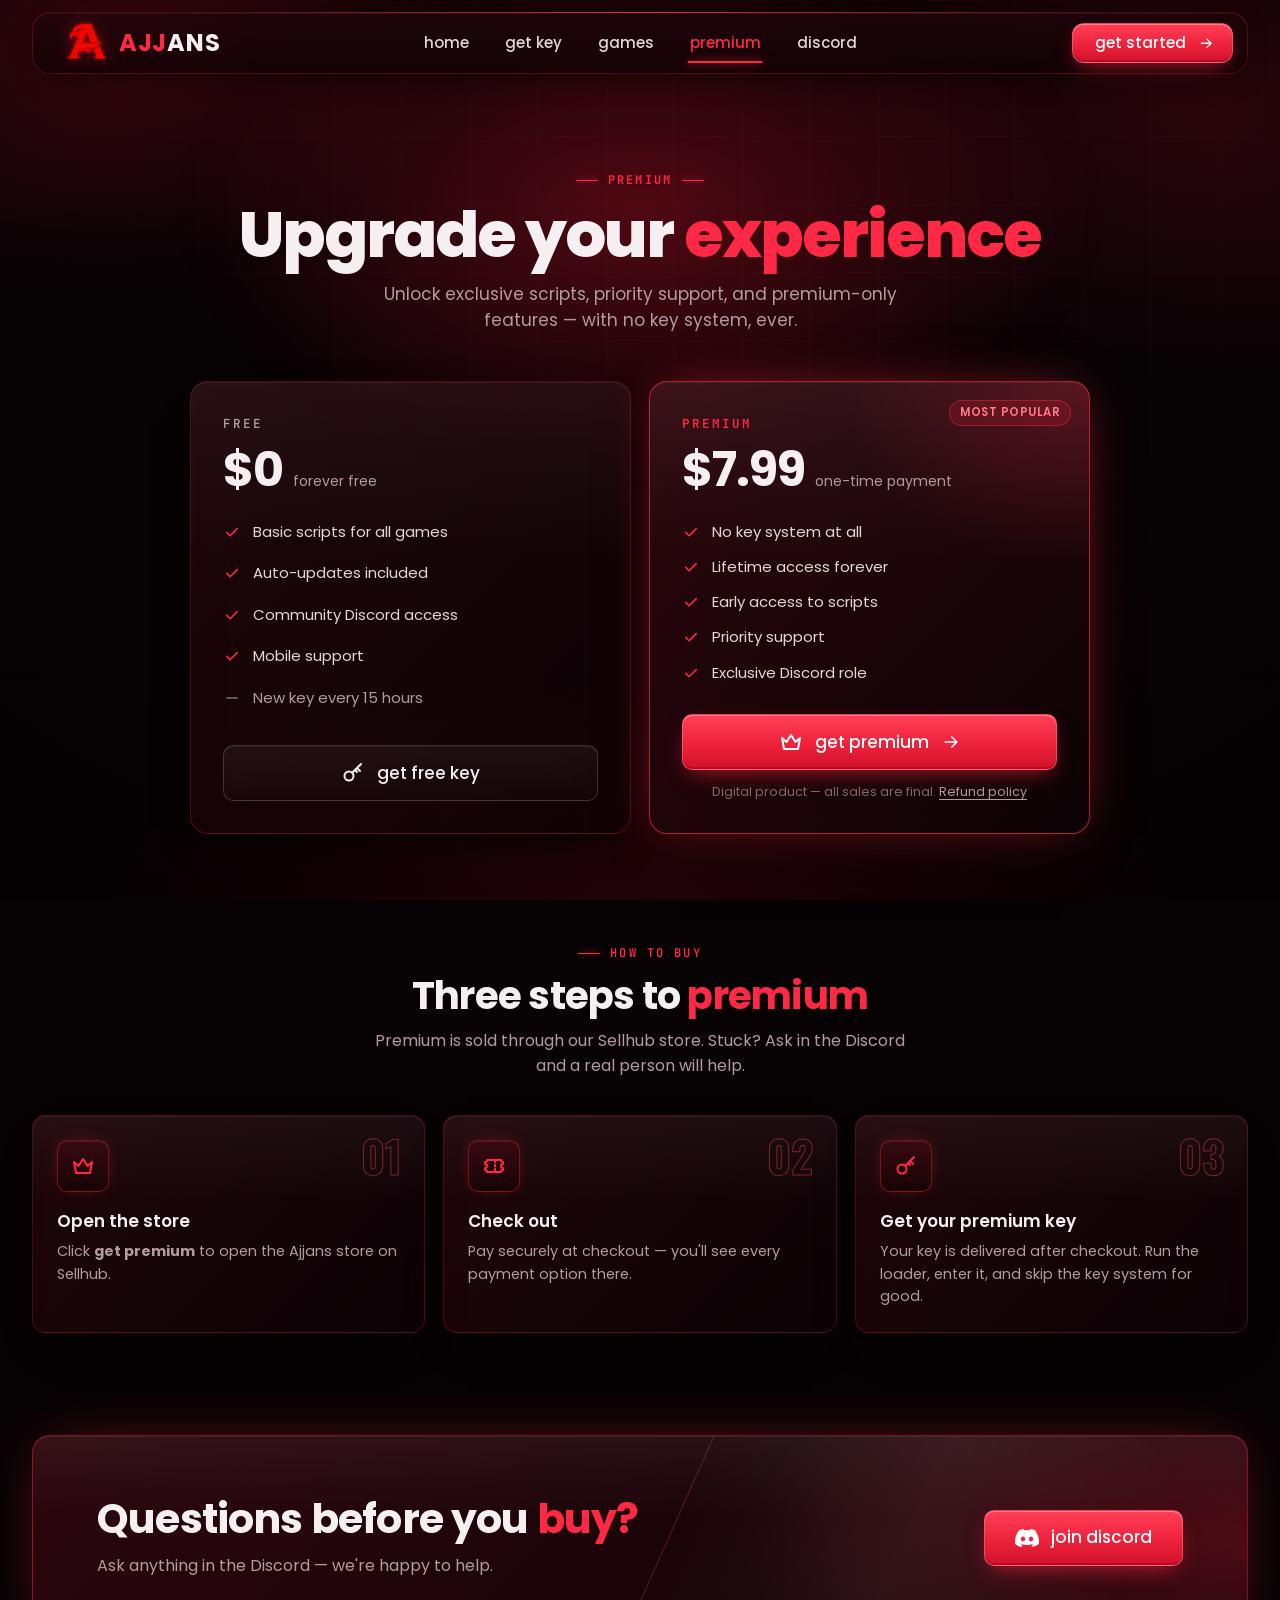
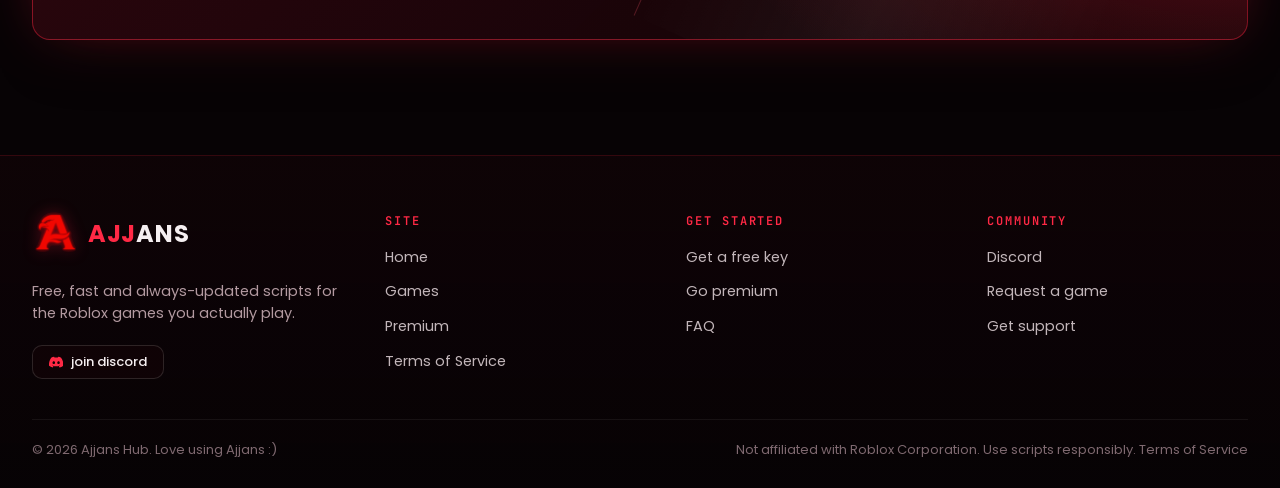
<file: premium.html>
<!DOCTYPE html>
<html lang="en">
<head>
  <meta charset="UTF-8" />
  <meta name="viewport" content="width=device-width, initial-scale=1.0" />
  <title>Premium — Ajjans Hub</title>
  <meta name="description" content="Ajjans Hub Premium: no key system, lifetime access, early access to scripts, priority support and an exclusive Discord role for a one-time $7.99." />
  <meta name="theme-color" content="#070305" />
  <meta property="og:type" content="website" />
  <meta property="og:title" content="Premium — Ajjans Hub" />
  <meta property="og:description" content="Ajjans Hub Premium: no key system, lifetime access, early access to scripts, priority support and an exclusive Discord role for a one-time $7.99." />
  <link rel="icon" type="image/png" href="assets/favicon.png" />
  <link rel="apple-touch-icon" href="assets/favicon.png" />

  <script>document.documentElement.classList.add("js");</script>

  <!-- =========================================================
       ADS (AdMaven) — delete this whole block to remove ads from this page
       ========================================================= -->
  <meta name="admaven-placement" content="BqHrEpdw5" />
  <script>
    /* Ad guard: stops the ad pop-up from hijacking clicks on Discord and store (Sellhub) links.
       Exception: the FIRST click on the get-key "join discord" button is allowed
       to show the ad — the second click opens Discord. */
    (function () {
      var realOpen = window.open;
      var blocked = false;
      window.open = function () { return blocked ? null : realOpen.apply(window, arguments); };
      document.addEventListener("click", function (e) {
        var el = e.target.closest ? e.target.closest("a, button") : null;
        if (!el) return;
        if (el.hasAttribute("data-gate-join") && el.getAttribute("data-armed") !== "1") return;
        var href = el.getAttribute("href") || "";
        if (href.indexOf("discord.gg") !== -1 || href.indexOf("sellhub.cx") !== -1) {
          blocked = true;
          setTimeout(function () { blocked = false; }, 3000);
        }
      }, true);
    })();
  </script>
  <script data-cfasync="false" src="//dcbbwymp1bhlf.cloudfront.net/?wbbcd=1515121"></script>

  <link rel="preconnect" href="https://fonts.googleapis.com" />
  <link rel="preconnect" href="https://fonts.gstatic.com" crossorigin />
  <link href="https://fonts.googleapis.com/css2?family=Poppins:wght@400;500;600;700;800&family=JetBrains+Mono:wght@400;500;600&family=Oswald:wght@600;700&display=swap" rel="stylesheet" />

  <!-- =========================================================
       STYLES (this page only)
       ========================================================= -->
  <style>
    /* ==========================================================================
       AJJANS HUB — Premium page styles
       Colours and sizes live in the :root variables right below.
       ========================================================================== */
    /* ==========================================================================
       1. VARIABLES — edit colours / sizing here
       ========================================================================== */
    :root {
      /* Palette */
      --bg: #070305;               /* near-black base   */
      --bg-2: #160408;             /* dark burgundy     */
      --bg-3: #30070d;             /* deep crimson      */
      --panel: rgba(24, 5, 10, 0.58);
      --panel-strong: rgba(24, 6, 10, 0.94);
      --red: #ef233c;              /* bright red        */
      --red-bright: #ff2945;       /* hot red           */
      --red-deep: #b50d24;
      --border: rgba(170, 22, 42, 0.38);
      --border-hot: rgba(255, 41, 69, 0.7);
      --border-soft: rgba(255, 255, 255, 0.08);
      --text: #f5eff1;             /* headings          */
      --text-2: #e3d6da;
      --muted: #b39aa1;            /* muted pink/grey   */
      --faint: #7f6970;
      --green: #2bd96b;

      /* Type */
      --font-sans: "Poppins", system-ui, -apple-system, "Segoe UI", sans-serif;
      --font-mono: "JetBrains Mono", ui-monospace, "Cascadia Code", Consolas, monospace;
      --font-display: "Oswald", "Poppins", sans-serif;

      /* Radii */
      --r-sm: 10px;
      --r-md: 14px;
      --r-lg: 18px;

      /* Layout */
      --container: 1400px;
      --gutter: 32px;
      --header-h: 84px;
      /* left indent of the hero title block (0 on small screens, 104px on wide) */
      --hero-indent: clamp(0px, calc((100vw - 1100px) * 0.26), 104px);

      /* Effects */
      --inner-hi: inset 0 1px 0 rgba(255, 255, 255, 0.06);
      --ease: cubic-bezier(0.22, 0.61, 0.36, 1);
      --ease-out: cubic-bezier(0.16, 1, 0.3, 1);
    }
    /* ==========================================================================
       2. BASE / RESET
       ========================================================================== */
    *,
    *::before,
    *::after { box-sizing: border-box; }
    html {
      -webkit-text-size-adjust: 100%;
      scroll-behavior: smooth;
      scroll-padding-top: calc(var(--header-h) + 16px);
      scrollbar-color: #3a0b14 var(--bg);
    }
    body {
      position: relative;
      display: flex;
      flex-direction: column;
      margin: 0;
      min-height: 100vh;
      background: var(--bg);
      color: var(--text);
      font-family: var(--font-sans);
      font-size: 16px;
      line-height: 1.55;
      -webkit-font-smoothing: antialiased;
      overflow-x: clip;
    }
    main { flex: 1 0 auto; }
    h1, h2, h3, p, ul, ol, figure, dl, dd { margin: 0; }
    ul, ol { padding: 0; list-style: none; }
    a { color: inherit; text-decoration: none; }
    img { display: block; max-width: 100%; }
    button, input { font: inherit; color: inherit; }
    button { cursor: pointer; }
    :focus-visible {
      outline: 2px solid var(--red-bright);
      outline-offset: 3px;
      border-radius: 6px;
    }
    ::selection { background: rgba(239, 35, 60, 0.45); color: #fff; }
    ::-webkit-scrollbar { width: 10px; }
    ::-webkit-scrollbar-track { background: var(--bg); }
    ::-webkit-scrollbar-thumb { background: #3a0b14; border-radius: 6px; border: 2px solid var(--bg); }
    ::-webkit-scrollbar-thumb:hover { background: #561222; }
    .text-red { color: var(--red-bright); }
    .sr-only {
      position: absolute; width: 1px; height: 1px; padding: 0; margin: -1px;
      overflow: hidden; clip: rect(0, 0, 0, 0); white-space: nowrap; border: 0;
    }
    /* ==========================================================================
       3. BACKGROUND LAYERS
       .backdrop  = fixed page atmosphere (base, fog, grid, vignette)
       .hero-fx   = hero-only lighting (glow, glass shards, light streaks)
       ========================================================================== */
    .backdrop {
      position: fixed;
      inset: 0;
      z-index: -2;
      pointer-events: none;
      background:
        radial-gradient(40% 36% at 8% 4%, rgba(120, 8, 24, 0.42), transparent 72%),
        radial-gradient(46% 40% at 96% 12%, rgba(110, 8, 22, 0.32), transparent 72%),
        radial-gradient(60% 40% at 50% 104%, rgba(80, 5, 16, 0.5), transparent 72%),
        linear-gradient(180deg, #0b0306 0%, var(--bg) 50%, #080204 100%);
    }
    /* faint grid */
    .backdrop::before {
      content: "";
      position: absolute;
      inset: 0;
      background-image:
        linear-gradient(rgba(255, 60, 80, 0.05) 1px, transparent 1px),
        linear-gradient(90deg, rgba(255, 60, 80, 0.05) 1px, transparent 1px);
      background-size: 68px 68px;
      background-position: center top;
      -webkit-mask-image: radial-gradient(ellipse 80% 70% at 58% 22%, #000 20%, transparent 78%);
              mask-image: radial-gradient(ellipse 80% 70% at 58% 22%, #000 20%, transparent 78%);
    }
    /* vignette */
    .backdrop::after {
      content: "";
      position: absolute;
      inset: 0;
      background: radial-gradient(ellipse 95% 85% at 50% 40%, transparent 55%, rgba(0, 0, 0, 0.6) 100%);
    }
    /* ==========================================================================
       4. SHARED
       ========================================================================== */
    .container {
      width: min(var(--container), 100% - var(--gutter) * 2);
      margin-inline: auto;
    }
    /* tinted glass surface used by most panels */
    .glass {
      background:
        linear-gradient(180deg, rgba(255, 255, 255, 0.045), rgba(255, 255, 255, 0) 40%),
        linear-gradient(135deg, rgba(46, 7, 13, 0.6), rgba(13, 3, 6, 0.74));
      border: 1px solid var(--border);
      box-shadow: var(--inner-hi), 0 20px 44px -24px rgba(0, 0, 0, 0.95);
      -webkit-backdrop-filter: blur(14px) saturate(130%);
              backdrop-filter: blur(14px) saturate(130%);
    }
    .icon {
      width: 1.1em;
      height: 1.1em;
      flex: none;
      fill: none;
      stroke: currentColor;
      stroke-width: 2;
      stroke-linecap: round;
      stroke-linejoin: round;
    }
    .icon--fill { fill: currentColor; stroke: none; }
    /* red outlined icon square */
    .icon-box {
      display: grid;
      place-items: center;
      width: 52px;
      height: 52px;
      flex: none;
      border: 1px solid rgba(239, 35, 60, 0.42);
      border-radius: var(--r-sm);
      background: linear-gradient(180deg, rgba(70, 9, 20, 0.6), rgba(20, 4, 8, 0.6));
      color: var(--red-bright);
      box-shadow: var(--inner-hi), 0 0 18px -8px rgba(255, 41, 69, 0.6);
    }
    .icon-box .icon { width: 24px; height: 24px; }
    /* ---- buttons ---- */
    .btn {
      --btn-h: 48px;
      position: relative;
      display: inline-flex;
      align-items: center;
      justify-content: center;
      gap: 12px;
      height: var(--btn-h);
      padding: 0 24px;
      border: 1px solid transparent;
      border-radius: var(--r-sm);
      font-weight: 500;
      font-size: 16px;
      white-space: nowrap;
      transition:
        transform 0.25s var(--ease),
        box-shadow 0.25s var(--ease),
        background 0.25s var(--ease),
        border-color 0.25s var(--ease),
        color 0.25s var(--ease);
    }
    .btn .icon--arrow { transition: transform 0.25s var(--ease); }
    .btn:hover .icon--arrow { transform: translateX(3px); }
    .btn:active { transform: translateY(0) scale(0.985); }
    .btn--primary {
      color: #fff;
      background: linear-gradient(180deg, #ff4058 0%, var(--red) 52%, #d1122c 100%);
      border-color: rgba(255, 120, 135, 0.5);
      box-shadow:
        inset 0 1px 0 rgba(255, 255, 255, 0.32),
        inset 0 -2px 0 rgba(120, 0, 16, 0.35),
        0 8px 22px -8px rgba(239, 35, 60, 0.8);
    }
    .btn--primary:hover {
      transform: translateY(-2px);
      box-shadow:
        inset 0 1px 0 rgba(255, 255, 255, 0.36),
        inset 0 -2px 0 rgba(120, 0, 16, 0.35),
        0 0 0 1px rgba(255, 60, 80, 0.45),
        0 12px 32px -8px rgba(255, 41, 69, 0.9);
    }
    .btn--glass {
      color: var(--text);
      background: linear-gradient(180deg, rgba(255, 255, 255, 0.055), rgba(255, 255, 255, 0.012));
      border-color: rgba(255, 255, 255, 0.16);
      box-shadow: var(--inner-hi);
      -webkit-backdrop-filter: blur(10px);
              backdrop-filter: blur(10px);
    }
    .btn--glass:hover {
      transform: translateY(-2px);
      border-color: rgba(255, 60, 80, 0.6);
      box-shadow: var(--inner-hi), 0 0 24px -6px rgba(239, 35, 60, 0.55);
    }
    .btn--ghost {
      color: var(--text);
      background: rgba(20, 4, 8, 0.6);
      border-color: rgba(255, 255, 255, 0.13);
    }
    .btn--ghost .icon { color: var(--red-bright); }
    .btn--ghost:hover { border-color: rgba(255, 60, 80, 0.6); box-shadow: 0 0 18px -6px rgba(239, 35, 60, 0.6); }
    .btn--lg { --btn-h: 56px; font-size: 17px; padding: 0 30px; }
    .btn--lg .icon { width: 20px; height: 20px; }
    .btn--lg .icon--lead { width: 24px; height: 24px; }
    .btn--sm { --btn-h: 40px; padding: 0 18px 0 22px; border-radius: 12px; font-size: 15px; }
    .btn--xs { --btn-h: 34px; padding: 0 16px; gap: 8px; font-size: 13px; }
    .btn--block { width: 100%; }
    /* ---- section heads ---- */
    .section { padding-block: clamp(64px, 8vw, 112px) 0; }
    .kicker {
      display: inline-flex;
      align-items: center;
      gap: 10px;
      margin-bottom: 12px;
      font-family: var(--font-mono);
      font-size: 12px;
      font-weight: 600;
      letter-spacing: 0.18em;
      text-transform: uppercase;
      color: var(--red-bright);
    }
    .kicker::before {
      content: "";
      width: 22px;
      height: 1px;
      background: currentColor;
      box-shadow: 0 0 6px currentColor;
    }
    .h2 {
      font-size: clamp(28px, 3vw, 42px);
      font-weight: 700;
      line-height: 1.12;
      letter-spacing: -0.02em;
      color: var(--text);
    }
    .lead {
      margin-top: 12px;
      max-width: 560px;
      color: var(--muted);
      font-size: 16px;
    }
    .section-intro { margin-bottom: 36px; }
    .section-intro--center { text-align: center; }
    .section-intro--center .lead { margin-inline: auto; }
    /* ---- scroll reveal (only when JS is running) ---- */
    .js .reveal {
      opacity: 0;
      transform: translateY(22px);
      transition: opacity 0.6s var(--ease-out), transform 0.6s var(--ease-out);
      transition-delay: var(--delay, 0s);
    }
    .js .reveal.is-in { opacity: 1; transform: none; }
    /* ==========================================================================
       5. NAVBAR
       ========================================================================== */
    .site-header {
      position: sticky;
      top: 0;
      z-index: 40;
      padding-top: 12px;
    }
    .navbar {
      position: relative;
      display: flex;
      align-items: center;
      gap: 24px;
      height: 62px;
      padding: 0 14px 0 30px;
      background: linear-gradient(180deg, rgba(26, 6, 11, 0.74), rgba(12, 3, 6, 0.74));
      border: 1px solid rgba(160, 20, 38, 0.4);
      border-radius: var(--r-lg);
      box-shadow:
        inset 0 1px 0 rgba(255, 255, 255, 0.06),
        0 10px 30px -14px rgba(0, 0, 0, 0.8);
      -webkit-backdrop-filter: blur(16px) saturate(140%);
              backdrop-filter: blur(16px) saturate(140%);
      transition: background 0.3s var(--ease), box-shadow 0.3s var(--ease), border-color 0.3s var(--ease);
    }
    /* thin red light along the top edge */
    .navbar::before {
      content: "";
      position: absolute;
      top: -1px;
      left: 12%;
      right: 12%;
      height: 1px;
      background: linear-gradient(90deg, transparent, rgba(255, 70, 90, 0.7), transparent);
    }
    .site-header.is-scrolled .navbar {
      background: linear-gradient(180deg, rgba(22, 5, 9, 0.92), rgba(12, 3, 6, 0.92));
      border-color: rgba(190, 24, 44, 0.45);
      box-shadow:
        inset 0 1px 0 rgba(255, 255, 255, 0.06),
        0 16px 36px -12px rgba(0, 0, 0, 0.95);
    }
    .brand {
      display: inline-flex;
      align-items: center;
      gap: 12px;
      flex: none;
    }
    .brand__icon {
      width: 44px;
      height: 44px;
      object-fit: contain;
      filter: drop-shadow(0 0 8px rgba(255, 41, 69, 0.35));
      transition: transform 0.3s var(--ease);
    }
    .brand:hover .brand__icon { transform: rotate(-4deg) scale(1.04); }
    .brand__text {
      font-size: 24px;
      font-weight: 700;
      letter-spacing: 0.03em;
      color: var(--text);
    }
    .brand__accent { color: var(--red-bright); }
    .nav-menu {
      flex: 1;
      display: flex;
      align-items: center;
      justify-content: flex-end;
    }
    /* links are centred on the bar, independent of logo / button widths */
    .nav-links {
      position: absolute;
      left: 50%;
      top: 0;
      bottom: 0;
      display: flex;
      align-items: center;
      gap: 42px;
      transform: translateX(-50%);
    }
    .nav-links a {
      position: relative;
      display: block;
      padding: 18px 2px;
      font-size: 15px;
      font-weight: 500;
      color: var(--text-2);
      transition: color 0.2s var(--ease);
    }
    .nav-links a::after {
      content: "";
      position: absolute;
      left: 0;
      right: 0;
      bottom: 10px;
      height: 2px;
      border-radius: 2px;
      background: var(--red-bright);
      box-shadow: 0 0 10px rgba(255, 41, 69, 0.9);
      transform: scaleX(0);
      transition: transform 0.25s var(--ease);
    }
    .nav-links a:hover { color: #fff; }
    .nav-links a:hover::after { transform: scaleX(0.5); }
    .nav-links a[aria-current="page"] { color: var(--red-bright); }
    .nav-links a[aria-current="page"]::after { transform: scaleX(1); }
    .nav-actions {
      display: flex;
      align-items: center;
      gap: 14px;
    }
    .nav-toggle {
      display: none;
      margin-left: auto;
      width: 42px;
      height: 42px;
      padding: 0;
      border: 1px solid var(--border);
      border-radius: var(--r-sm);
      background: rgba(255, 255, 255, 0.03);
      flex-direction: column;
      align-items: center;
      justify-content: center;
      gap: 5px;
    }
    .nav-toggle span {
      display: block;
      width: 18px;
      height: 2px;
      border-radius: 2px;
      background: var(--text);
      transition: transform 0.25s var(--ease), opacity 0.2s;
    }
    .nav-toggle[aria-expanded="true"] span:nth-child(1) { transform: translateY(7px) rotate(45deg); }
    .nav-toggle[aria-expanded="true"] span:nth-child(2) { opacity: 0; }
    .nav-toggle[aria-expanded="true"] span:nth-child(3) { transform: translateY(-7px) rotate(-45deg); }
    /* ==========================================================================
       8. GAME CARDS
       ========================================================================== */
    .games { padding-top: 6px; }
    /* ==========================================================================
       12. CTA BANNER
       ========================================================================== */
    .cta-banner {
      position: relative;
      display: grid;
      grid-template-columns: minmax(0, 1fr) auto;
      align-items: center;
      gap: 24px 48px;
      padding: clamp(36px, 5vw, 60px) clamp(28px, 5vw, 64px);
      border-radius: var(--r-lg);
      overflow: hidden;
      background:
        radial-gradient(60% 140% at 100% 50%, rgba(239, 35, 60, 0.28), transparent 70%),
        linear-gradient(180deg, rgba(255, 255, 255, 0.05), rgba(255, 255, 255, 0) 40%),
        linear-gradient(135deg, rgba(56, 8, 16, 0.75), rgba(13, 3, 6, 0.85));
      border: 1px solid rgba(239, 35, 60, 0.45);
      box-shadow: var(--inner-hi), 0 0 60px -20px rgba(239, 35, 60, 0.55), 0 30px 60px -30px rgba(0, 0, 0, 1);
    }
    /* angled light plane inside the banner */
    .cta-banner::before {
      content: "";
      position: absolute;
      right: 10%;
      top: -40%;
      width: 36%;
      height: 180%;
      transform: rotate(24deg);
      background: linear-gradient(90deg, transparent, rgba(255, 255, 255, 0.05), transparent);
      border-left: 1px solid rgba(255, 90, 110, 0.25);
      pointer-events: none;
    }
    .cta-banner > * { position: relative; }
    .cta-banner .h2 { font-size: clamp(28px, 3.2vw, 44px); }
    .cta-banner__actions { display: flex; gap: 14px; flex-wrap: wrap; }
    /* ==========================================================================
       13. FOOTER
       ========================================================================== */
    .site-footer {
      margin-top: clamp(72px, 9vw, 120px);
      border-top: 1px solid rgba(160, 20, 38, 0.3);
      background: linear-gradient(180deg, rgba(20, 4, 8, 0.6), rgba(7, 3, 5, 0.9));
    }
    .footer-grid {
      display: grid;
      grid-template-columns: minmax(0, 1.4fr) repeat(3, minmax(0, 1fr));
      gap: 40px;
      padding: 56px 0 40px;
    }
    .footer-brand p {
      margin-top: 16px;
      max-width: 320px;
      color: var(--muted);
      font-size: 14.5px;
    }
    .footer-brand .btn { margin-top: 20px; }
    .footer-col h3 {
      margin-bottom: 14px;
      font-family: var(--font-mono);
      font-size: 12px;
      font-weight: 600;
      letter-spacing: 0.16em;
      text-transform: uppercase;
      color: var(--red-bright);
    }
    .footer-col ul { display: grid; gap: 10px; }
    .footer-col a {
      font-size: 14.5px;
      color: var(--text-2);
      opacity: 0.85;
      transition: color 0.2s var(--ease), opacity 0.2s var(--ease);
    }
    .footer-col a:hover { color: #fff; opacity: 1; }
    .footer-bottom {
      display: flex;
      justify-content: space-between;
      gap: 12px 24px;
      flex-wrap: wrap;
      padding: 20px 0 28px;
      border-top: 1px solid rgba(255, 255, 255, 0.06);
      font-size: 13px;
      color: var(--faint);
    }
    /* ==========================================================================
       14. INNER PAGES
       ========================================================================== */
    .page-hero {
      position: relative;
      isolation: isolate;
      padding: clamp(48px, 7vw, 96px) 0 clamp(32px, 4vw, 48px);
      text-align: center;
    }
    .page-hero .h1 {
      font-size: clamp(40px, 5vw, 72px);
      font-weight: 800;
      line-height: 1.05;
      letter-spacing: -0.03em;
    }
    .page-hero .lead { margin-inline: auto; font-size: 17px; }
    .page-hero .kicker::after {
      content: "";
      width: 22px;
      height: 1px;
      background: currentColor;
      box-shadow: 0 0 6px currentColor;
    }
    /* page-level glow behind inner page heroes */
    .page-glow {
      position: absolute;
      left: 50%;
      top: -40%;
      z-index: -1;
      width: min(900px, 90vw);
      height: 520px;
      transform: translateX(-50%);
      background: radial-gradient(closest-side, rgba(220, 18, 45, 0.35), transparent);
      filter: blur(20px);
      pointer-events: none;
    }
    /* ---- get key page ---- */
    .steps {
      display: grid;
      grid-template-columns: repeat(3, minmax(0, 1fr));
      gap: 18px;
      counter-reset: step;
    }
    .step {
      position: relative;
      padding: 24px;
      border-radius: var(--r-md);
    }
    .step__num {
      position: absolute;
      top: 18px;
      right: 22px;
      font-family: var(--font-display);
      font-size: 44px;
      font-weight: 700;
      line-height: 1;
      color: transparent;
      -webkit-text-stroke: 1px rgba(255, 70, 90, 0.45);
    }
    .step h3 { margin-top: 16px; font-size: 17px; font-weight: 600; }
    .step p { margin-top: 6px; color: var(--muted); font-size: 14.5px; }
    .step .btn { margin-top: 18px; }
    .provider__tag {
      position: absolute;
      top: 18px;
      right: 18px;
      padding: 3px 10px;
      border-radius: 999px;
      background: rgba(239, 35, 60, 0.16);
      border: 1px solid rgba(239, 35, 60, 0.5);
      color: #ff7b8b;
      font-size: 11.5px;
      font-weight: 600;
      letter-spacing: 0.04em;
      text-transform: uppercase;
    }
    /* ---- plan comparison (get key + premium) ---- */
    .plans {
      display: grid;
      grid-template-columns: repeat(2, minmax(0, 1fr));
      gap: 18px;
      max-width: 900px;
      margin-inline: auto;
    }
    .plan {
      position: relative;
      display: flex;
      flex-direction: column;
      padding: 32px;
      border-radius: var(--r-lg);
    }
    .plan--premium {
      border: 1px solid rgba(255, 41, 69, 0.65);
      background:
        radial-gradient(80% 60% at 100% 0%, rgba(239, 35, 60, 0.25), transparent 70%),
        linear-gradient(180deg, rgba(255, 255, 255, 0.05), rgba(255, 255, 255, 0) 40%),
        linear-gradient(135deg, rgba(56, 8, 16, 0.75), rgba(13, 3, 6, 0.85));
      box-shadow: var(--inner-hi), 0 0 50px -18px rgba(239, 35, 60, 0.8), 0 30px 60px -30px rgba(0, 0, 0, 1);
    }
    .plan__name {
      font-family: var(--font-mono);
      font-size: 12.5px;
      font-weight: 600;
      letter-spacing: 0.16em;
      text-transform: uppercase;
      color: var(--muted);
    }
    .plan--premium .plan__name { color: var(--red-bright); }
    .plan__price {
      display: flex;
      align-items: baseline;
      gap: 10px;
      margin-top: 12px;
      font-size: 48px;
      font-weight: 700;
      line-height: 1;
      letter-spacing: -0.02em;
    }
    .plan__price small { font-size: 14px; font-weight: 400; color: var(--muted); letter-spacing: 0; }
    .plan__list {
      display: grid;
      gap: 12px;
      margin: 26px 0 30px;
      flex: 1;
    }
    .plan__list li {
      display: flex;
      align-items: flex-start;
      gap: 12px;
      font-size: 15px;
      color: var(--text-2);
    }
    .plan__list .icon { width: 18px; height: 18px; margin-top: 3px; color: var(--red-bright); }
    .plan__list li.is-minus { color: var(--muted); }
    .plan__list li.is-minus .icon { color: var(--faint); }
    /* ==========================================================================
       16. ANIMATIONS
       ========================================================================== */
    @media (prefers-reduced-motion: reduce) {
      html { scroll-behavior: auto; }
      *, *::before, *::after {
          animation: none !important;
          transition-duration: 0.01ms !important;
        }
      .js .reveal { opacity: 1; transform: none; }
    }
    /* ==========================================================================
       17. RESPONSIVE
       ========================================================================== */
    /* Laptops */
    @media (max-width: 1439px) {
      .nav-links { gap: 32px; }
      .footer-grid { grid-template-columns: minmax(0, 1.2fr) repeat(3, minmax(0, 1fr)); }
    }
    @media (max-width: 1180px) {
      :root { --gutter: 24px; }
      .nav-links { gap: 24px; }
    }
    /* Tablets — collapse navbar, single-column hero */
    @media (max-width: 960px) {
      :root { --header-h: 78px; }
      .navbar { padding: 0 12px 0 18px; }
      .nav-toggle { display: inline-flex; }
      .nav-menu {
          position: absolute;
          top: calc(100% + 8px);
          left: 0;
          right: 0;
          flex-direction: column;
          align-items: stretch;
          gap: 14px;
          padding: 14px;
          background: rgba(16, 4, 7, 0.97);
          border: 1px solid rgba(160, 20, 38, 0.45);
          border-radius: var(--r-md);
          box-shadow: 0 20px 40px -10px rgba(0, 0, 0, 0.9);
          opacity: 0;
          visibility: hidden;
          transform: translateY(-6px);
          transition: opacity 0.2s var(--ease), transform 0.2s var(--ease), visibility 0.2s;
        }
      .nav-menu.is-open { opacity: 1; visibility: visible; transform: none; }
      .nav-links {
          position: static;
          flex-direction: column;
          align-items: stretch;
          gap: 2px;
          transform: none;
        }
      .nav-links a { padding: 12px; border-radius: 8px; }
      .nav-links a::after { display: none; }
      .nav-links a:hover { background: rgba(255, 255, 255, 0.04); }
      .nav-links a[aria-current="page"] { background: rgba(239, 35, 60, 0.1); }
      .nav-actions { padding: 12px 4px 2px; border-top: 1px solid var(--border-soft); }
      .nav-actions .btn { width: 100%; }
      .cta-banner { grid-template-columns: 1fr; }
      .footer-grid { grid-template-columns: repeat(3, minmax(0, 1fr)); }
      .footer-brand { grid-column: 1 / -1; }
      .steps { grid-template-columns: 1fr; }
    }
    /* Phones */
    @media (max-width: 640px) {
      :root { --gutter: 16px; --header-h: 72px; }
      .site-header { padding-top: 10px; }
      .navbar { height: 56px; border-radius: 14px; }
      .brand__icon { width: 38px; height: 38px; }
      .brand__text { font-size: 21px; }
      .providers, .plans { grid-template-columns: 1fr; }
      .plan { padding: 26px; }
      .footer-grid { grid-template-columns: repeat(2, minmax(0, 1fr)); gap: 32px 20px; padding-top: 44px; }
      .footer-bottom { flex-direction: column; }
    }
    /* Touch devices: drop heavy blur for smooth scrolling */
    @media (pointer: coarse) {
      .glass, .navbar, .btn--glass, .loader-card, .game-card__status {
          -webkit-backdrop-filter: none;
                  backdrop-filter: none;
        }
      .navbar { background: rgba(16, 4, 7, 0.94); }
    }
    /* ==========================================================================
       LEGAL PAGE (terms of service)
       ========================================================================== */
    /* anything with the hidden attribute stays hidden, even flex/grid elements */
    [hidden] { display: none !important; }
    .section--tight { padding-top: clamp(40px, 5vw, 64px); }
    /* "all sales are final" line under the premium buy buttons */
    .plan__note {
      margin-top: 12px;
      font-size: 12.5px;
      text-align: center;
      color: var(--faint);
    }
    .plan__note a { color: var(--muted); text-decoration: underline; text-underline-offset: 3px; }
    .plan__note a:hover { color: var(--text); }
    /* ==========================================================================
       COPY BUTTON ANIMATIONS
       ========================================================================== */
    /* label slides up when it changes (copy -> copied! -> copy) */
    [data-copy-label] { display: inline-block; }
    [data-copy-label].is-swapping { animation: label-swap 0.35s var(--ease-out); }
    @keyframes label-swap {
      from { opacity: 0; transform: translateY(8px); }
      to   { opacity: 1; transform: none; }
    }
  </style>
</head>
<body>

  <!-- =========================================================
       ICON SPRITE — use with <svg class="icon"><use href="#i-name"/></svg>
       ========================================================= -->
  <svg width="0" height="0" style="position:absolute" aria-hidden="true">
    <symbol id="i-arrow" viewBox="0 0 24 24"><path d="M5 12h14M13 6l6 6-6 6" /></symbol>
    <symbol id="i-check" viewBox="0 0 24 24"><path d="M5 12.5l4.5 4.5L19 7.5" /></symbol>
    <symbol id="i-key" viewBox="0 0 24 24"><circle cx="8" cy="15" r="4.5" /><path d="M11.2 11.8L20 3M16 7l3 3M14 9l2 2" /></symbol>
    <symbol id="i-minus" viewBox="0 0 24 24"><path d="M5 12h14" /></symbol>
    <symbol id="i-crown" viewBox="0 0 24 24"><path d="M3 8l4.5 4L12 5l4.5 7L21 8l-2 11H5L3 8z" /></symbol>
    <symbol id="i-ticket" viewBox="0 0 24 24"><path d="M3 8a2 2 0 0 0 2-2h14a2 2 0 0 0 2 2v2a2 2 0 0 0 0 4v2a2 2 0 0 0-2 2H5a2 2 0 0 0-2-2v-2a2 2 0 0 0 0-4z" /><path d="M13 6v12" stroke-dasharray="2 2.5" /></symbol>
    <symbol id="i-discord" viewBox="0 0 127.14 96.36"><path d="M107.7 8.07A105.15 105.15 0 0 0 81.47 0a72.06 72.06 0 0 0-3.36 6.83 97.68 97.68 0 0 0-29.11 0A72.37 72.37 0 0 0 45.64 0a105.89 105.89 0 0 0-26.25 8.09C2.79 32.65-1.71 56.6.54 80.21a105.73 105.73 0 0 0 32.17 16.15 77.7 77.7 0 0 0 6.89-11.11 68.42 68.42 0 0 1-10.85-5.18c.91-.66 1.8-1.34 2.66-2a75.57 75.57 0 0 0 64.32 0c.87.71 1.76 1.39 2.66 2a68.68 68.68 0 0 1-10.87 5.19 77 77 0 0 0 6.89 11.1 105.25 105.25 0 0 0 32.19-16.14c2.64-27.38-4.51-51.11-18.9-72.15zM42.45 65.69C36.18 65.69 31 60 31 53s5-12.74 11.43-12.74S54 46 53.89 53s-5.05 12.69-11.44 12.69zm42.24 0C78.41 65.69 73.25 60 73.25 53s5-12.74 11.44-12.74S96.23 46 96.12 53s-5.04 12.69-11.43 12.69z" /></symbol>
  </svg>

  <!-- =========================================================
       PAGE ATMOSPHERE (fixed, decorative)
       ========================================================= -->
  <div class="backdrop" aria-hidden="true"></div>

  <!-- =========================================================
       NAVBAR
       ========================================================= -->
  <header class="site-header">
    <nav class="navbar container" aria-label="Main">
      <a class="brand" href="/" aria-label="Ajjans home">
        <img class="brand__icon" src="assets/logo.png" width="44" height="44" alt="" />
        <span class="brand__text"><span class="brand__accent">AJJ</span>ANS</span>
      </a>

      <button class="nav-toggle" type="button" aria-expanded="false" aria-controls="nav-menu" aria-label="Open menu">
        <span></span><span></span><span></span>
      </button>

      <div class="nav-menu" id="nav-menu">
        <ul class="nav-links">
          <li><a href="/">home</a></li>
          <li><a href="/getkey">get key</a></li>
          <li><a href="/games">games</a></li>
          <li><a href="/premium" aria-current="page">premium</a></li>
          <li><a href="https://discord.gg/2aVa3vkV3S" target="_blank" rel="noopener">discord</a></li>
        </ul>
        <div class="nav-actions">
          <a class="btn btn--primary btn--sm" href="/getkey">
            get started
            <svg class="icon icon--arrow" aria-hidden="true"><use href="#i-arrow" /></svg>
          </a>
        </div>
      </div>
    </nav>
  </header>

  <main>
    <!-- =========================================================
         PAGE HERO
         ========================================================= -->
    <section class="page-hero container" aria-labelledby="page-title">
      <span class="page-glow" aria-hidden="true"></span>
      <p class="kicker">premium</p>
      <h1 class="h1" id="page-title">Upgrade your <span class="text-red">experience</span></h1>
      <p class="lead">Unlock exclusive scripts, priority support, and premium-only features — with no key system, ever.</p>
    </section>

    <!-- =========================================================
         PLANS — edit prices and perks here
         ========================================================= -->
    <section class="container" aria-label="Plans">
      <div class="plans">
        <article class="plan glass reveal">
          <p class="plan__name">free</p>
          <p class="plan__price">$0 <small>forever free</small></p>
          <ul class="plan__list">
            <li><svg class="icon" aria-hidden="true"><use href="#i-check" /></svg> Basic scripts for all games</li>
            <li><svg class="icon" aria-hidden="true"><use href="#i-check" /></svg> Auto-updates included</li>
            <li><svg class="icon" aria-hidden="true"><use href="#i-check" /></svg> Community Discord access</li>
            <li><svg class="icon" aria-hidden="true"><use href="#i-check" /></svg> Mobile support</li>
            <li class="is-minus"><svg class="icon" aria-hidden="true"><use href="#i-minus" /></svg> New key every 15 hours</li>
          </ul>
          <a class="btn btn--glass btn--lg btn--block" href="/getkey">
            <svg class="icon icon--lead" aria-hidden="true"><use href="#i-key" /></svg> get free key
          </a>
        </article>
        <article class="plan plan--premium reveal" style="--delay:.06s">
          <span class="provider__tag">most popular</span>
          <p class="plan__name">premium</p>
          <p class="plan__price">$7.99 <small>one-time payment</small></p>
          <ul class="plan__list">
            <li><svg class="icon" aria-hidden="true"><use href="#i-check" /></svg> No key system at all</li>
            <li><svg class="icon" aria-hidden="true"><use href="#i-check" /></svg> Lifetime access forever</li>
            <li><svg class="icon" aria-hidden="true"><use href="#i-check" /></svg> Early access to scripts</li>
            <li><svg class="icon" aria-hidden="true"><use href="#i-check" /></svg> Priority support</li>
            <li><svg class="icon" aria-hidden="true"><use href="#i-check" /></svg> Exclusive Discord role</li>
          </ul>
          <!-- Premium checkout (Sellhub) -->
          <a class="btn btn--primary btn--lg btn--block" href="https://ajjans-hub.sellhub.cx/product/ajjanspremiumkey/" target="_blank" rel="noopener">
            <svg class="icon icon--lead" aria-hidden="true"><use href="#i-crown" /></svg> get premium <svg class="icon icon--arrow" aria-hidden="true"><use href="#i-arrow" /></svg>
          </a>
          <p class="plan__note">Digital product — all sales are final. <a href="/tos#refunds">Refund policy</a></p>
        </article>
      </div>
    </section>

    <!-- =========================================================
         HOW TO BUY
         ========================================================= -->
    <section class="section container" aria-labelledby="buy-title">
      <div class="section-intro section-intro--center reveal">
        <p class="kicker">how to buy</p>
        <h2 class="h2" id="buy-title">Three steps to <span class="text-red">premium</span></h2>
        <p class="lead">Premium is sold through our Sellhub store. Stuck? Ask in the Discord and a real person will help.</p>
      </div>
      <ol class="steps">
        <li class="step glass reveal">
          <span class="step__num" aria-hidden="true">01</span>
          <span class="icon-box" aria-hidden="true"><svg class="icon" aria-hidden="true"><use href="#i-crown" /></svg></span>
          <h3>Open the store</h3>
          <p>Click <strong>get premium</strong> to open the Ajjans store on Sellhub.</p>
        </li>
        <li class="step glass reveal" style="--delay:.06s">
          <span class="step__num" aria-hidden="true">02</span>
          <span class="icon-box" aria-hidden="true"><svg class="icon" aria-hidden="true"><use href="#i-ticket" /></svg></span>
          <h3>Check out</h3>
          <p>Pay securely at checkout — you'll see every payment option there.</p>
        </li>
        <li class="step glass reveal" style="--delay:.12s">
          <span class="step__num" aria-hidden="true">03</span>
          <span class="icon-box" aria-hidden="true"><svg class="icon" aria-hidden="true"><use href="#i-key" /></svg></span>
          <h3>Get your premium key</h3>
          <p>Your key is delivered after checkout. Run the loader, enter it, and skip the key system for good.</p>
        </li>
      </ol>
    </section>

    <!-- =========================================================
         CTA
         ========================================================= -->
    <section class="section container" aria-labelledby="cta-title">
      <div class="cta-banner reveal">
        <div>
          <h2 class="h2" id="cta-title">Questions before you <span class="text-red">buy?</span></h2>
          <p class="lead">Ask anything in the Discord — we're happy to help.</p>
        </div>
        <div class="cta-banner__actions">
          <a class="btn btn--primary btn--lg" href="https://discord.gg/2aVa3vkV3S" target="_blank" rel="noopener">
            <svg class="icon icon--fill icon--lead" aria-hidden="true"><use href="#i-discord" /></svg>
            join discord
          </a>
        </div>
      </div>
    </section>
  </main>

  <footer class="site-footer">
    <div class="container footer-grid">
      <div class="footer-brand">
        <a class="brand" href="/" aria-label="Ajjans home">
          <img class="brand__icon" src="assets/logo.png" width="44" height="44" alt="" loading="lazy" />
          <span class="brand__text"><span class="brand__accent">AJJ</span>ANS</span>
        </a>
        <p>Free, fast and always-updated scripts for the Roblox games you actually play.</p>
        <a class="btn btn--ghost btn--xs" href="https://discord.gg/2aVa3vkV3S" target="_blank" rel="noopener">
          <svg class="icon icon--fill" aria-hidden="true"><use href="#i-discord" /></svg>
          join discord
        </a>
      </div>
      <nav class="footer-col" aria-label="Site">
        <h3>Site</h3>
        <ul>
          <li><a href="/">Home</a></li>
          <li><a href="/games">Games</a></li>
          <li><a href="/premium">Premium</a></li>
          <li><a href="/tos">Terms of Service</a></li>
        </ul>
      </nav>
      <nav class="footer-col" aria-label="Get started">
        <h3>Get started</h3>
        <ul>
          <li><a href="/getkey">Get a free key</a></li>
          <li><a href="/premium">Go premium</a></li>
          <li><a href="/#faq">FAQ</a></li>
        </ul>
      </nav>
      <nav class="footer-col" aria-label="Community">
        <h3>Community</h3>
        <ul>
          <li><a href="https://discord.gg/2aVa3vkV3S" target="_blank" rel="noopener">Discord</a></li>
          <li><a href="https://discord.gg/2aVa3vkV3S" target="_blank" rel="noopener">Request a game</a></li>
          <li><a href="https://discord.gg/2aVa3vkV3S" target="_blank" rel="noopener">Get support</a></li>
        </ul>
      </nav>
    </div>
    <div class="container footer-bottom">
      <p>© <span data-year>2026</span> Ajjans Hub. Love using Ajjans :)</p>
      <p>Not affiliated with Roblox Corporation. Use scripts responsibly. <a href="/tos">Terms of Service</a></p>
    </div>
  </footer>

  <!-- =========================================================
       SCRIPT (this page only)
       ========================================================= -->
  <script>
    (function () {
      "use strict";

      const reduceMotion = window.matchMedia("(prefers-reduced-motion: reduce)").matches;

      /* ---------- Navigation (mobile menu + scrolled header) ---------- */
      const header = document.querySelector(".site-header");
      const toggle = document.querySelector(".nav-toggle");
      const menu = document.getElementById("nav-menu");

      function setMenu(open) {
        if (!toggle || !menu) return;
        toggle.setAttribute("aria-expanded", String(open));
        toggle.setAttribute("aria-label", open ? "Close menu" : "Open menu");
        menu.classList.toggle("is-open", open);
      }

      if (toggle && menu) {
        toggle.addEventListener("click", () => setMenu(toggle.getAttribute("aria-expanded") !== "true"));
        menu.querySelectorAll("a").forEach((link) => link.addEventListener("click", () => setMenu(false)));
        document.addEventListener("keydown", (e) => { if (e.key === "Escape") setMenu(false); });
        document.addEventListener("click", (e) => {
          if (!menu.contains(e.target) && !toggle.contains(e.target)) setMenu(false);
        });
        window.matchMedia("(min-width: 961px)").addEventListener("change", (e) => { if (e.matches) setMenu(false); });
      }

      if (header) {
        const onScroll = () => header.classList.toggle("is-scrolled", window.scrollY > 16);
        onScroll();
        window.addEventListener("scroll", onScroll, { passive: true });
      }

      /* ---------- Scroll reveal ---------- */
      const revealEls = document.querySelectorAll(".reveal");
      if ("IntersectionObserver" in window && !reduceMotion) {
        const io = new IntersectionObserver((entries) => {
          entries.forEach((entry) => {
            if (!entry.isIntersecting) return;
            entry.target.classList.add("is-in");
            io.unobserve(entry.target);
          });
        }, { threshold: 0, rootMargin: "0px 0px -6% 0px" });
        revealEls.forEach((el) => io.observe(el));
      } else {
        revealEls.forEach((el) => el.classList.add("is-in"));
      }

      /* ---------- Footer year ---------- */
      document.querySelectorAll("[data-year]").forEach((el) => { el.textContent = String(new Date().getFullYear()); });
    })();
  </script>
</body>
</html>
</file>
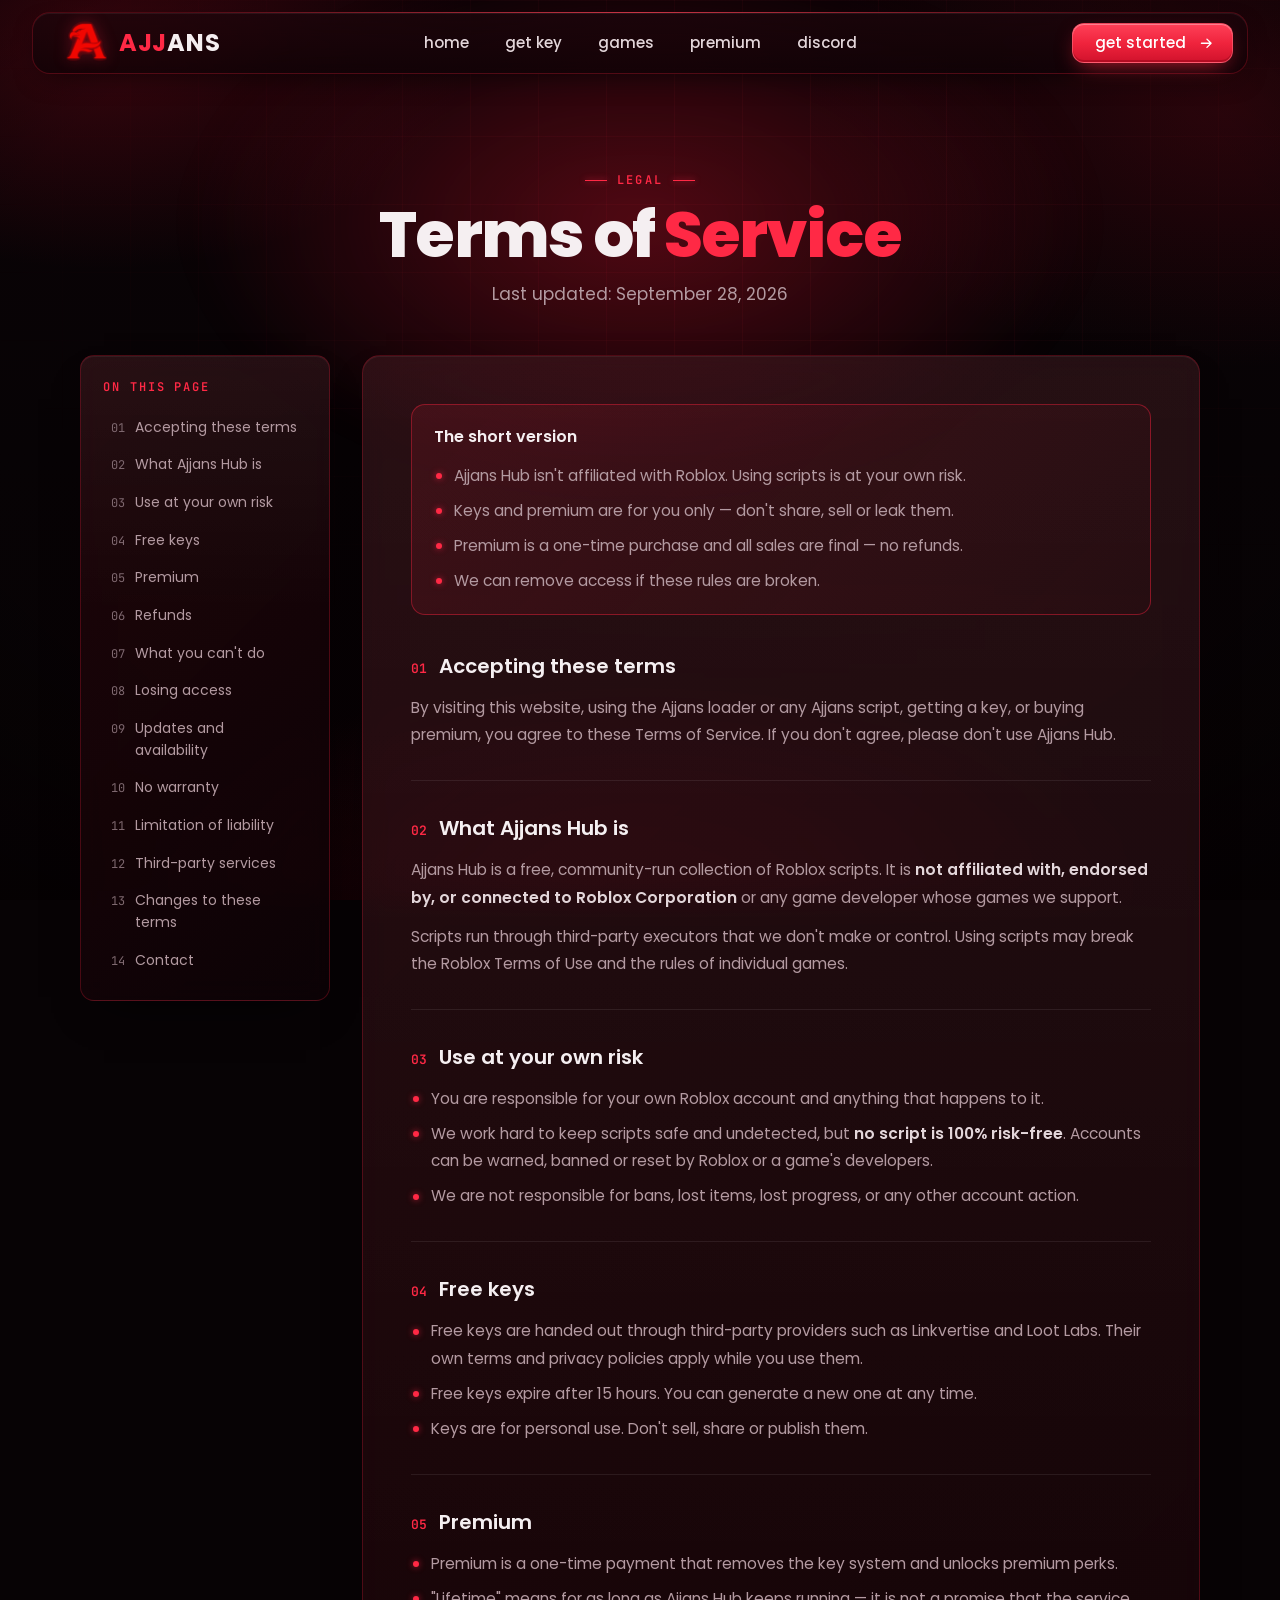
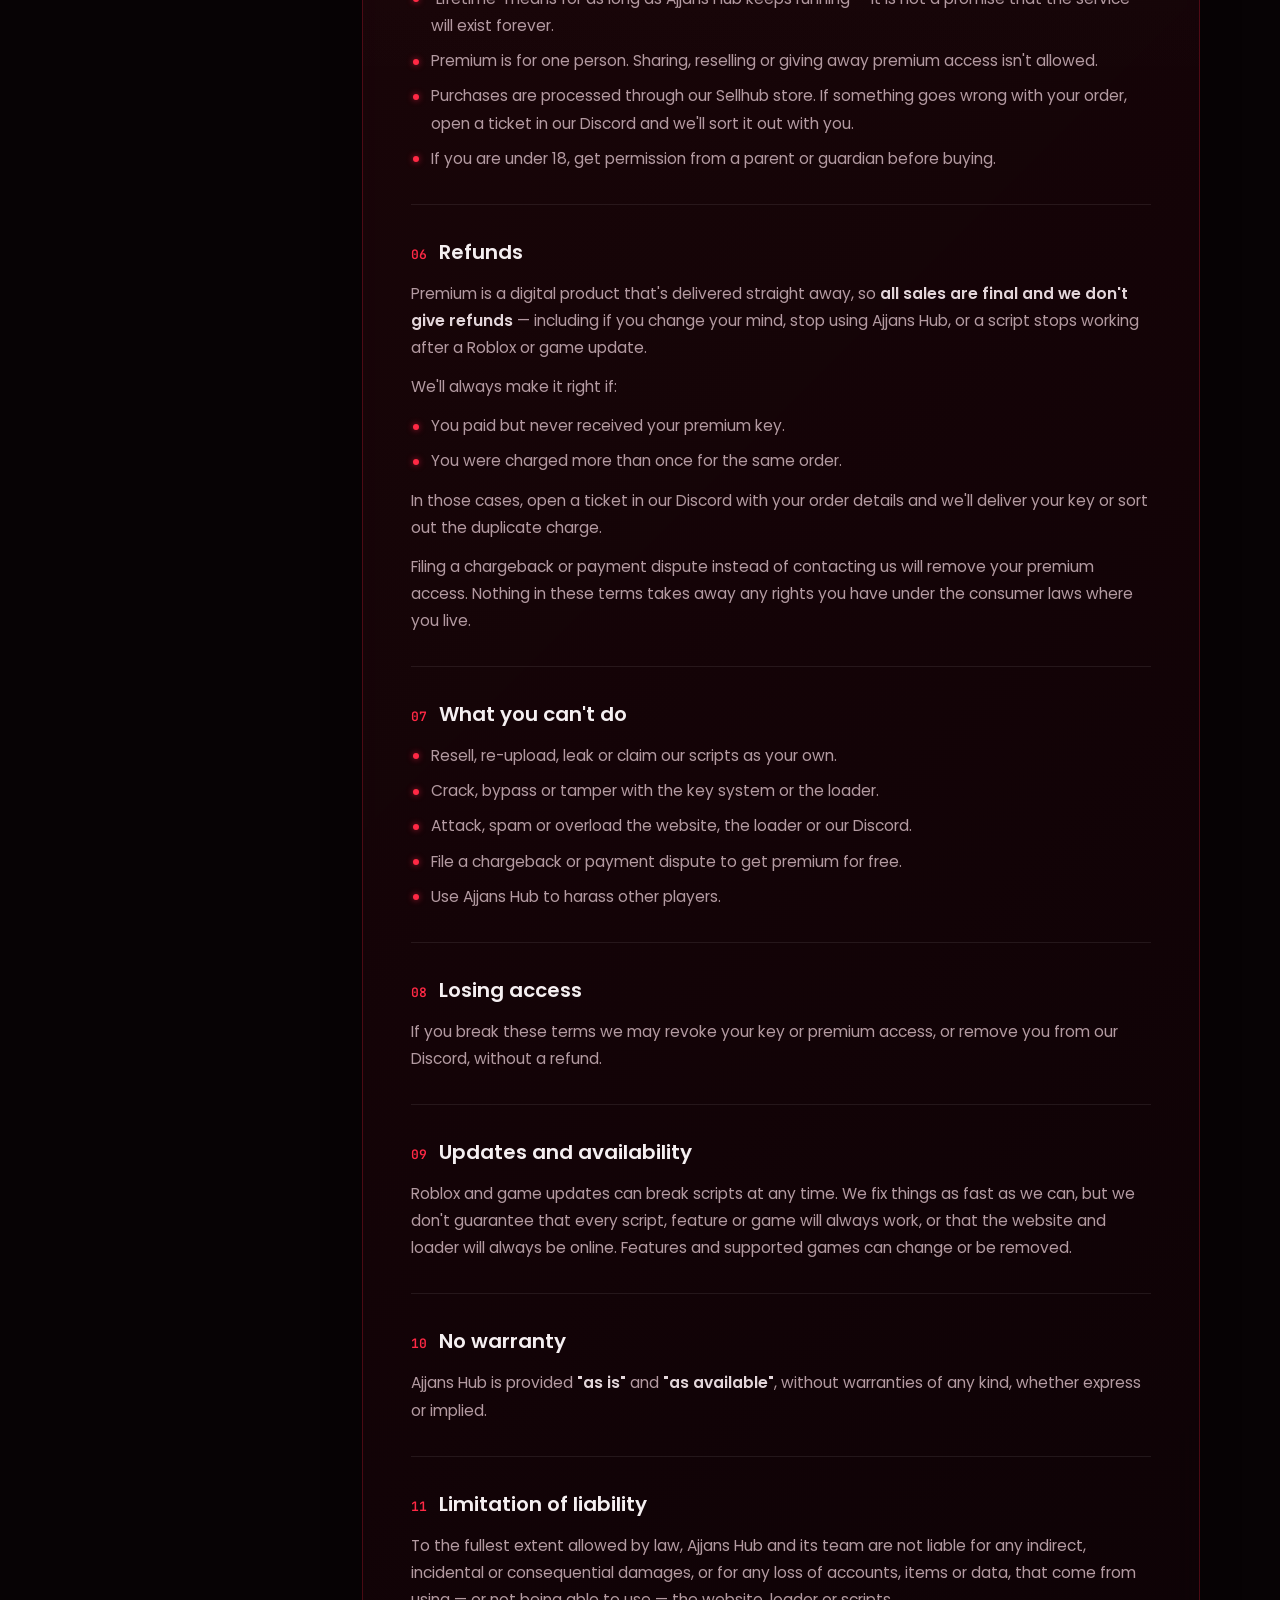
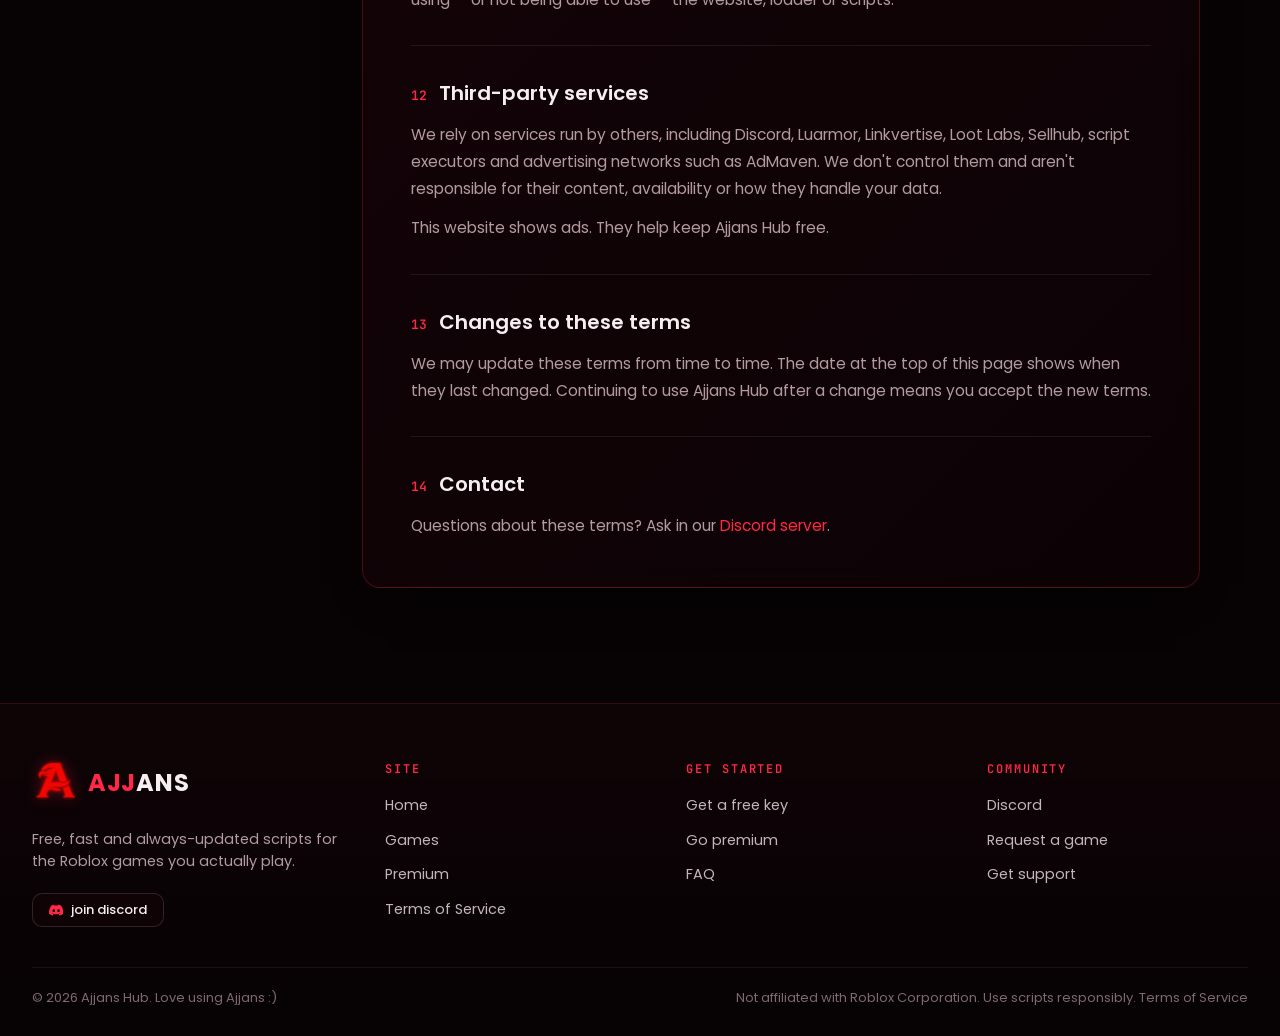
<file: tos.html>
<!DOCTYPE html>
<html lang="en">
<head>
  <meta charset="UTF-8" />
  <meta name="viewport" content="width=device-width, initial-scale=1.0" />
  <title>Terms of Service — Ajjans Hub</title>
  <meta name="description" content="The Terms of Service for Ajjans Hub, its loader, free keys and premium." />
  <meta name="theme-color" content="#070305" />
  <meta property="og:type" content="website" />
  <meta property="og:title" content="Terms of Service — Ajjans Hub" />
  <meta property="og:description" content="The Terms of Service for Ajjans Hub, its loader, free keys and premium." />
  <link rel="icon" type="image/png" href="assets/favicon.png" />
  <link rel="apple-touch-icon" href="assets/favicon.png" />

  <script>document.documentElement.classList.add("js");</script>

  <!-- =========================================================
       ADS (AdMaven) — delete this whole block to remove ads from this page
       ========================================================= -->
  <meta name="admaven-placement" content="BqHrEpdw5" />
  <script>
    /* Ad guard: stops the ad pop-up from hijacking clicks on Discord and store (Sellhub) links.
       Exception: the FIRST click on the get-key "join discord" button is allowed
       to show the ad — the second click opens Discord. */
    (function () {
      var realOpen = window.open;
      var blocked = false;
      window.open = function () { return blocked ? null : realOpen.apply(window, arguments); };
      document.addEventListener("click", function (e) {
        var el = e.target.closest ? e.target.closest("a, button") : null;
        if (!el) return;
        if (el.hasAttribute("data-gate-join") && el.getAttribute("data-armed") !== "1") return;
        var href = el.getAttribute("href") || "";
        if (href.indexOf("discord.gg") !== -1 || href.indexOf("sellhub.cx") !== -1) {
          blocked = true;
          setTimeout(function () { blocked = false; }, 3000);
        }
      }, true);
    })();
  </script>
  <script data-cfasync="false" src="//dcbbwymp1bhlf.cloudfront.net/?wbbcd=1515121"></script>

  <link rel="preconnect" href="https://fonts.googleapis.com" />
  <link rel="preconnect" href="https://fonts.gstatic.com" crossorigin />
  <link href="https://fonts.googleapis.com/css2?family=Poppins:wght@400;500;600;700;800&family=JetBrains+Mono:wght@400;500;600&family=Oswald:wght@600;700&display=swap" rel="stylesheet" />

  <!-- =========================================================
       STYLES (this page only)
       ========================================================= -->
  <style>
    /* ==========================================================================
       AJJANS HUB — Terms of Service page styles
       Colours and sizes live in the :root variables right below.
       ========================================================================== */
    /* ==========================================================================
       1. VARIABLES — edit colours / sizing here
       ========================================================================== */
    :root {
      /* Palette */
      --bg: #070305;               /* near-black base   */
      --bg-2: #160408;             /* dark burgundy     */
      --bg-3: #30070d;             /* deep crimson      */
      --panel: rgba(24, 5, 10, 0.58);
      --panel-strong: rgba(24, 6, 10, 0.94);
      --red: #ef233c;              /* bright red        */
      --red-bright: #ff2945;       /* hot red           */
      --red-deep: #b50d24;
      --border: rgba(170, 22, 42, 0.38);
      --border-hot: rgba(255, 41, 69, 0.7);
      --border-soft: rgba(255, 255, 255, 0.08);
      --text: #f5eff1;             /* headings          */
      --text-2: #e3d6da;
      --muted: #b39aa1;            /* muted pink/grey   */
      --faint: #7f6970;
      --green: #2bd96b;

      /* Type */
      --font-sans: "Poppins", system-ui, -apple-system, "Segoe UI", sans-serif;
      --font-mono: "JetBrains Mono", ui-monospace, "Cascadia Code", Consolas, monospace;
      --font-display: "Oswald", "Poppins", sans-serif;

      /* Radii */
      --r-sm: 10px;
      --r-md: 14px;
      --r-lg: 18px;

      /* Layout */
      --container: 1400px;
      --gutter: 32px;
      --header-h: 84px;
      /* left indent of the hero title block (0 on small screens, 104px on wide) */
      --hero-indent: clamp(0px, calc((100vw - 1100px) * 0.26), 104px);

      /* Effects */
      --inner-hi: inset 0 1px 0 rgba(255, 255, 255, 0.06);
      --ease: cubic-bezier(0.22, 0.61, 0.36, 1);
      --ease-out: cubic-bezier(0.16, 1, 0.3, 1);
    }
    /* ==========================================================================
       2. BASE / RESET
       ========================================================================== */
    *,
    *::before,
    *::after { box-sizing: border-box; }
    html {
      -webkit-text-size-adjust: 100%;
      scroll-behavior: smooth;
      scroll-padding-top: calc(var(--header-h) + 16px);
      scrollbar-color: #3a0b14 var(--bg);
    }
    body {
      position: relative;
      display: flex;
      flex-direction: column;
      margin: 0;
      min-height: 100vh;
      background: var(--bg);
      color: var(--text);
      font-family: var(--font-sans);
      font-size: 16px;
      line-height: 1.55;
      -webkit-font-smoothing: antialiased;
      overflow-x: clip;
    }
    main { flex: 1 0 auto; }
    h1, h2, h3, p, ul, ol, figure, dl, dd { margin: 0; }
    ul, ol { padding: 0; list-style: none; }
    a { color: inherit; text-decoration: none; }
    img { display: block; max-width: 100%; }
    button, input { font: inherit; color: inherit; }
    button { cursor: pointer; }
    :focus-visible {
      outline: 2px solid var(--red-bright);
      outline-offset: 3px;
      border-radius: 6px;
    }
    ::selection { background: rgba(239, 35, 60, 0.45); color: #fff; }
    ::-webkit-scrollbar { width: 10px; }
    ::-webkit-scrollbar-track { background: var(--bg); }
    ::-webkit-scrollbar-thumb { background: #3a0b14; border-radius: 6px; border: 2px solid var(--bg); }
    ::-webkit-scrollbar-thumb:hover { background: #561222; }
    .text-red { color: var(--red-bright); }
    .sr-only {
      position: absolute; width: 1px; height: 1px; padding: 0; margin: -1px;
      overflow: hidden; clip: rect(0, 0, 0, 0); white-space: nowrap; border: 0;
    }
    /* ==========================================================================
       3. BACKGROUND LAYERS
       .backdrop  = fixed page atmosphere (base, fog, grid, vignette)
       .hero-fx   = hero-only lighting (glow, glass shards, light streaks)
       ========================================================================== */
    .backdrop {
      position: fixed;
      inset: 0;
      z-index: -2;
      pointer-events: none;
      background:
        radial-gradient(40% 36% at 8% 4%, rgba(120, 8, 24, 0.42), transparent 72%),
        radial-gradient(46% 40% at 96% 12%, rgba(110, 8, 22, 0.32), transparent 72%),
        radial-gradient(60% 40% at 50% 104%, rgba(80, 5, 16, 0.5), transparent 72%),
        linear-gradient(180deg, #0b0306 0%, var(--bg) 50%, #080204 100%);
    }
    /* faint grid */
    .backdrop::before {
      content: "";
      position: absolute;
      inset: 0;
      background-image:
        linear-gradient(rgba(255, 60, 80, 0.05) 1px, transparent 1px),
        linear-gradient(90deg, rgba(255, 60, 80, 0.05) 1px, transparent 1px);
      background-size: 68px 68px;
      background-position: center top;
      -webkit-mask-image: radial-gradient(ellipse 80% 70% at 58% 22%, #000 20%, transparent 78%);
              mask-image: radial-gradient(ellipse 80% 70% at 58% 22%, #000 20%, transparent 78%);
    }
    /* vignette */
    .backdrop::after {
      content: "";
      position: absolute;
      inset: 0;
      background: radial-gradient(ellipse 95% 85% at 50% 40%, transparent 55%, rgba(0, 0, 0, 0.6) 100%);
    }
    /* ==========================================================================
       4. SHARED
       ========================================================================== */
    .container {
      width: min(var(--container), 100% - var(--gutter) * 2);
      margin-inline: auto;
    }
    /* tinted glass surface used by most panels */
    .glass {
      background:
        linear-gradient(180deg, rgba(255, 255, 255, 0.045), rgba(255, 255, 255, 0) 40%),
        linear-gradient(135deg, rgba(46, 7, 13, 0.6), rgba(13, 3, 6, 0.74));
      border: 1px solid var(--border);
      box-shadow: var(--inner-hi), 0 20px 44px -24px rgba(0, 0, 0, 0.95);
      -webkit-backdrop-filter: blur(14px) saturate(130%);
              backdrop-filter: blur(14px) saturate(130%);
    }
    .icon {
      width: 1.1em;
      height: 1.1em;
      flex: none;
      fill: none;
      stroke: currentColor;
      stroke-width: 2;
      stroke-linecap: round;
      stroke-linejoin: round;
    }
    .icon--fill { fill: currentColor; stroke: none; }
    /* red outlined icon square */
    .icon-box {
      display: grid;
      place-items: center;
      width: 52px;
      height: 52px;
      flex: none;
      border: 1px solid rgba(239, 35, 60, 0.42);
      border-radius: var(--r-sm);
      background: linear-gradient(180deg, rgba(70, 9, 20, 0.6), rgba(20, 4, 8, 0.6));
      color: var(--red-bright);
      box-shadow: var(--inner-hi), 0 0 18px -8px rgba(255, 41, 69, 0.6);
    }
    .icon-box .icon { width: 24px; height: 24px; }
    /* ---- buttons ---- */
    .btn {
      --btn-h: 48px;
      position: relative;
      display: inline-flex;
      align-items: center;
      justify-content: center;
      gap: 12px;
      height: var(--btn-h);
      padding: 0 24px;
      border: 1px solid transparent;
      border-radius: var(--r-sm);
      font-weight: 500;
      font-size: 16px;
      white-space: nowrap;
      transition:
        transform 0.25s var(--ease),
        box-shadow 0.25s var(--ease),
        background 0.25s var(--ease),
        border-color 0.25s var(--ease),
        color 0.25s var(--ease);
    }
    .btn .icon--arrow { transition: transform 0.25s var(--ease); }
    .btn:hover .icon--arrow { transform: translateX(3px); }
    .btn:active { transform: translateY(0) scale(0.985); }
    .btn--primary {
      color: #fff;
      background: linear-gradient(180deg, #ff4058 0%, var(--red) 52%, #d1122c 100%);
      border-color: rgba(255, 120, 135, 0.5);
      box-shadow:
        inset 0 1px 0 rgba(255, 255, 255, 0.32),
        inset 0 -2px 0 rgba(120, 0, 16, 0.35),
        0 8px 22px -8px rgba(239, 35, 60, 0.8);
    }
    .btn--primary:hover {
      transform: translateY(-2px);
      box-shadow:
        inset 0 1px 0 rgba(255, 255, 255, 0.36),
        inset 0 -2px 0 rgba(120, 0, 16, 0.35),
        0 0 0 1px rgba(255, 60, 80, 0.45),
        0 12px 32px -8px rgba(255, 41, 69, 0.9);
    }
    .btn--glass {
      color: var(--text);
      background: linear-gradient(180deg, rgba(255, 255, 255, 0.055), rgba(255, 255, 255, 0.012));
      border-color: rgba(255, 255, 255, 0.16);
      box-shadow: var(--inner-hi);
      -webkit-backdrop-filter: blur(10px);
              backdrop-filter: blur(10px);
    }
    .btn--glass:hover {
      transform: translateY(-2px);
      border-color: rgba(255, 60, 80, 0.6);
      box-shadow: var(--inner-hi), 0 0 24px -6px rgba(239, 35, 60, 0.55);
    }
    .btn--ghost {
      color: var(--text);
      background: rgba(20, 4, 8, 0.6);
      border-color: rgba(255, 255, 255, 0.13);
    }
    .btn--ghost .icon { color: var(--red-bright); }
    .btn--ghost:hover { border-color: rgba(255, 60, 80, 0.6); box-shadow: 0 0 18px -6px rgba(239, 35, 60, 0.6); }
    .btn--lg { --btn-h: 56px; font-size: 17px; padding: 0 30px; }
    .btn--lg .icon { width: 20px; height: 20px; }
    .btn--lg .icon--lead { width: 24px; height: 24px; }
    .btn--sm { --btn-h: 40px; padding: 0 18px 0 22px; border-radius: 12px; font-size: 15px; }
    .btn--xs { --btn-h: 34px; padding: 0 16px; gap: 8px; font-size: 13px; }
    .btn--block { width: 100%; }
    /* ---- section heads ---- */
    .section { padding-block: clamp(64px, 8vw, 112px) 0; }
    .kicker {
      display: inline-flex;
      align-items: center;
      gap: 10px;
      margin-bottom: 12px;
      font-family: var(--font-mono);
      font-size: 12px;
      font-weight: 600;
      letter-spacing: 0.18em;
      text-transform: uppercase;
      color: var(--red-bright);
    }
    .kicker::before {
      content: "";
      width: 22px;
      height: 1px;
      background: currentColor;
      box-shadow: 0 0 6px currentColor;
    }
    .h2 {
      font-size: clamp(28px, 3vw, 42px);
      font-weight: 700;
      line-height: 1.12;
      letter-spacing: -0.02em;
      color: var(--text);
    }
    .lead {
      margin-top: 12px;
      max-width: 560px;
      color: var(--muted);
      font-size: 16px;
    }
    .section-intro { margin-bottom: 36px; }
    .section-intro--center { text-align: center; }
    .section-intro--center .lead { margin-inline: auto; }
    /* ---- scroll reveal (only when JS is running) ---- */
    .js .reveal {
      opacity: 0;
      transform: translateY(22px);
      transition: opacity 0.6s var(--ease-out), transform 0.6s var(--ease-out);
      transition-delay: var(--delay, 0s);
    }
    .js .reveal.is-in { opacity: 1; transform: none; }
    /* ==========================================================================
       5. NAVBAR
       ========================================================================== */
    .site-header {
      position: sticky;
      top: 0;
      z-index: 40;
      padding-top: 12px;
    }
    .navbar {
      position: relative;
      display: flex;
      align-items: center;
      gap: 24px;
      height: 62px;
      padding: 0 14px 0 30px;
      background: linear-gradient(180deg, rgba(26, 6, 11, 0.74), rgba(12, 3, 6, 0.74));
      border: 1px solid rgba(160, 20, 38, 0.4);
      border-radius: var(--r-lg);
      box-shadow:
        inset 0 1px 0 rgba(255, 255, 255, 0.06),
        0 10px 30px -14px rgba(0, 0, 0, 0.8);
      -webkit-backdrop-filter: blur(16px) saturate(140%);
              backdrop-filter: blur(16px) saturate(140%);
      transition: background 0.3s var(--ease), box-shadow 0.3s var(--ease), border-color 0.3s var(--ease);
    }
    /* thin red light along the top edge */
    .navbar::before {
      content: "";
      position: absolute;
      top: -1px;
      left: 12%;
      right: 12%;
      height: 1px;
      background: linear-gradient(90deg, transparent, rgba(255, 70, 90, 0.7), transparent);
    }
    .site-header.is-scrolled .navbar {
      background: linear-gradient(180deg, rgba(22, 5, 9, 0.92), rgba(12, 3, 6, 0.92));
      border-color: rgba(190, 24, 44, 0.45);
      box-shadow:
        inset 0 1px 0 rgba(255, 255, 255, 0.06),
        0 16px 36px -12px rgba(0, 0, 0, 0.95);
    }
    .brand {
      display: inline-flex;
      align-items: center;
      gap: 12px;
      flex: none;
    }
    .brand__icon {
      width: 44px;
      height: 44px;
      object-fit: contain;
      filter: drop-shadow(0 0 8px rgba(255, 41, 69, 0.35));
      transition: transform 0.3s var(--ease);
    }
    .brand:hover .brand__icon { transform: rotate(-4deg) scale(1.04); }
    .brand__text {
      font-size: 24px;
      font-weight: 700;
      letter-spacing: 0.03em;
      color: var(--text);
    }
    .brand__accent { color: var(--red-bright); }
    .nav-menu {
      flex: 1;
      display: flex;
      align-items: center;
      justify-content: flex-end;
    }
    /* links are centred on the bar, independent of logo / button widths */
    .nav-links {
      position: absolute;
      left: 50%;
      top: 0;
      bottom: 0;
      display: flex;
      align-items: center;
      gap: 42px;
      transform: translateX(-50%);
    }
    .nav-links a {
      position: relative;
      display: block;
      padding: 18px 2px;
      font-size: 15px;
      font-weight: 500;
      color: var(--text-2);
      transition: color 0.2s var(--ease);
    }
    .nav-links a::after {
      content: "";
      position: absolute;
      left: 0;
      right: 0;
      bottom: 10px;
      height: 2px;
      border-radius: 2px;
      background: var(--red-bright);
      box-shadow: 0 0 10px rgba(255, 41, 69, 0.9);
      transform: scaleX(0);
      transition: transform 0.25s var(--ease);
    }
    .nav-links a:hover { color: #fff; }
    .nav-links a:hover::after { transform: scaleX(0.5); }
    .nav-links a[aria-current="page"] { color: var(--red-bright); }
    .nav-links a[aria-current="page"]::after { transform: scaleX(1); }
    .nav-actions {
      display: flex;
      align-items: center;
      gap: 14px;
    }
    .nav-toggle {
      display: none;
      margin-left: auto;
      width: 42px;
      height: 42px;
      padding: 0;
      border: 1px solid var(--border);
      border-radius: var(--r-sm);
      background: rgba(255, 255, 255, 0.03);
      flex-direction: column;
      align-items: center;
      justify-content: center;
      gap: 5px;
    }
    .nav-toggle span {
      display: block;
      width: 18px;
      height: 2px;
      border-radius: 2px;
      background: var(--text);
      transition: transform 0.25s var(--ease), opacity 0.2s;
    }
    .nav-toggle[aria-expanded="true"] span:nth-child(1) { transform: translateY(7px) rotate(45deg); }
    .nav-toggle[aria-expanded="true"] span:nth-child(2) { opacity: 0; }
    .nav-toggle[aria-expanded="true"] span:nth-child(3) { transform: translateY(-7px) rotate(-45deg); }
    /* ==========================================================================
       8. GAME CARDS
       ========================================================================== */
    .games { padding-top: 6px; }
    /* ==========================================================================
       13. FOOTER
       ========================================================================== */
    .site-footer {
      margin-top: clamp(72px, 9vw, 120px);
      border-top: 1px solid rgba(160, 20, 38, 0.3);
      background: linear-gradient(180deg, rgba(20, 4, 8, 0.6), rgba(7, 3, 5, 0.9));
    }
    .footer-grid {
      display: grid;
      grid-template-columns: minmax(0, 1.4fr) repeat(3, minmax(0, 1fr));
      gap: 40px;
      padding: 56px 0 40px;
    }
    .footer-brand p {
      margin-top: 16px;
      max-width: 320px;
      color: var(--muted);
      font-size: 14.5px;
    }
    .footer-brand .btn { margin-top: 20px; }
    .footer-col h3 {
      margin-bottom: 14px;
      font-family: var(--font-mono);
      font-size: 12px;
      font-weight: 600;
      letter-spacing: 0.16em;
      text-transform: uppercase;
      color: var(--red-bright);
    }
    .footer-col ul { display: grid; gap: 10px; }
    .footer-col a {
      font-size: 14.5px;
      color: var(--text-2);
      opacity: 0.85;
      transition: color 0.2s var(--ease), opacity 0.2s var(--ease);
    }
    .footer-col a:hover { color: #fff; opacity: 1; }
    .footer-bottom {
      display: flex;
      justify-content: space-between;
      gap: 12px 24px;
      flex-wrap: wrap;
      padding: 20px 0 28px;
      border-top: 1px solid rgba(255, 255, 255, 0.06);
      font-size: 13px;
      color: var(--faint);
    }
    /* ==========================================================================
       14. INNER PAGES
       ========================================================================== */
    .page-hero {
      position: relative;
      isolation: isolate;
      padding: clamp(48px, 7vw, 96px) 0 clamp(32px, 4vw, 48px);
      text-align: center;
    }
    .page-hero .h1 {
      font-size: clamp(40px, 5vw, 72px);
      font-weight: 800;
      line-height: 1.05;
      letter-spacing: -0.03em;
    }
    .page-hero .lead { margin-inline: auto; font-size: 17px; }
    .page-hero .kicker::after {
      content: "";
      width: 22px;
      height: 1px;
      background: currentColor;
      box-shadow: 0 0 6px currentColor;
    }
    /* page-level glow behind inner page heroes */
    .page-glow {
      position: absolute;
      left: 50%;
      top: -40%;
      z-index: -1;
      width: min(900px, 90vw);
      height: 520px;
      transform: translateX(-50%);
      background: radial-gradient(closest-side, rgba(220, 18, 45, 0.35), transparent);
      filter: blur(20px);
      pointer-events: none;
    }
    /* ==========================================================================
       16. ANIMATIONS
       ========================================================================== */
    @media (prefers-reduced-motion: reduce) {
      html { scroll-behavior: auto; }
      *, *::before, *::after {
          animation: none !important;
          transition-duration: 0.01ms !important;
        }
      .js .reveal { opacity: 1; transform: none; }
    }
    /* ==========================================================================
       17. RESPONSIVE
       ========================================================================== */
    /* Laptops */
    @media (max-width: 1439px) {
      .nav-links { gap: 32px; }
      .footer-grid { grid-template-columns: minmax(0, 1.2fr) repeat(3, minmax(0, 1fr)); }
    }
    @media (max-width: 1180px) {
      :root { --gutter: 24px; }
      .nav-links { gap: 24px; }
    }
    /* Tablets — collapse navbar, single-column hero */
    @media (max-width: 960px) {
      :root { --header-h: 78px; }
      .navbar { padding: 0 12px 0 18px; }
      .nav-toggle { display: inline-flex; }
      .nav-menu {
          position: absolute;
          top: calc(100% + 8px);
          left: 0;
          right: 0;
          flex-direction: column;
          align-items: stretch;
          gap: 14px;
          padding: 14px;
          background: rgba(16, 4, 7, 0.97);
          border: 1px solid rgba(160, 20, 38, 0.45);
          border-radius: var(--r-md);
          box-shadow: 0 20px 40px -10px rgba(0, 0, 0, 0.9);
          opacity: 0;
          visibility: hidden;
          transform: translateY(-6px);
          transition: opacity 0.2s var(--ease), transform 0.2s var(--ease), visibility 0.2s;
        }
      .nav-menu.is-open { opacity: 1; visibility: visible; transform: none; }
      .nav-links {
          position: static;
          flex-direction: column;
          align-items: stretch;
          gap: 2px;
          transform: none;
        }
      .nav-links a { padding: 12px; border-radius: 8px; }
      .nav-links a::after { display: none; }
      .nav-links a:hover { background: rgba(255, 255, 255, 0.04); }
      .nav-links a[aria-current="page"] { background: rgba(239, 35, 60, 0.1); }
      .nav-actions { padding: 12px 4px 2px; border-top: 1px solid var(--border-soft); }
      .nav-actions .btn { width: 100%; }
      .footer-grid { grid-template-columns: repeat(3, minmax(0, 1fr)); }
      .footer-brand { grid-column: 1 / -1; }
    }
    /* Phones */
    @media (max-width: 640px) {
      :root { --gutter: 16px; --header-h: 72px; }
      .site-header { padding-top: 10px; }
      .navbar { height: 56px; border-radius: 14px; }
      .brand__icon { width: 38px; height: 38px; }
      .brand__text { font-size: 21px; }
      .footer-grid { grid-template-columns: repeat(2, minmax(0, 1fr)); gap: 32px 20px; padding-top: 44px; }
      .footer-bottom { flex-direction: column; }
    }
    /* Touch devices: drop heavy blur for smooth scrolling */
    @media (pointer: coarse) {
      .glass, .navbar, .btn--glass, .loader-card, .game-card__status {
          -webkit-backdrop-filter: none;
                  backdrop-filter: none;
        }
      .navbar { background: rgba(16, 4, 7, 0.94); }
    }
    /* ==========================================================================
       LEGAL PAGE (terms of service)
       ========================================================================== */
    .legal {
      display: grid;
      grid-template-columns: 250px minmax(0, 1fr);
      gap: 32px;
      align-items: start;
      max-width: 1120px;
      margin-inline: auto;
    }
    .legal__toc {
      position: sticky;
      top: calc(var(--header-h) + 20px);
      padding: 22px;
      border-radius: var(--r-md);
    }
    .legal__toc h2 {
      margin-bottom: 14px;
      font-family: var(--font-mono);
      font-size: 12px;
      font-weight: 600;
      letter-spacing: 0.16em;
      text-transform: uppercase;
      color: var(--red-bright);
    }
    .legal__toc ol { display: grid; gap: 4px; counter-reset: toc; }
    .legal__toc a {
      display: flex;
      gap: 10px;
      padding: 6px 8px;
      border-radius: 8px;
      font-size: 14px;
      color: var(--muted);
      transition: color 0.2s var(--ease), background 0.2s var(--ease);
    }
    .legal__toc a::before {
      counter-increment: toc;
      content: counter(toc, decimal-leading-zero);
      font-family: var(--font-mono);
      font-size: 12px;
      color: var(--faint);
      padding-top: 2px;
    }
    .legal__toc a:hover { color: var(--text); background: rgba(239, 35, 60, 0.08); }
    .legal__body {
      padding: clamp(24px, 4vw, 48px);
      border-radius: var(--r-lg);
    }
    .legal__summary {
      margin-bottom: 36px;
      padding: 20px 22px;
      border-radius: var(--r-md);
      border: 1px solid rgba(239, 35, 60, 0.45);
      background: linear-gradient(135deg, rgba(239, 35, 60, 0.12), rgba(239, 35, 60, 0.02));
    }
    .legal__summary h2 { font-size: 16px; font-weight: 600; color: var(--text); }
    .legal__summary ul { margin-top: 10px; }
    .legal__section { counter-increment: legal; }
    .legal__section + .legal__section {
      margin-top: 32px;
      padding-top: 32px;
      border-top: 1px solid var(--border-soft);
    }
    .legal__section h2 {
      display: flex;
      align-items: baseline;
      gap: 12px;
      font-size: 20px;
      font-weight: 600;
      color: var(--text);
    }
    .legal__section h2::before {
      content: counter(legal, decimal-leading-zero);
      font-family: var(--font-mono);
      font-size: 13px;
      font-weight: 600;
      color: var(--red-bright);
    }
    .legal__body { counter-reset: legal; }
    .legal__body p,
    .legal__body li {
      color: var(--muted);
      font-size: 15.5px;
      line-height: 1.75;
    }
    .legal__body p { margin-top: 12px; }
    .legal__body strong { color: var(--text-2); font-weight: 600; }
    .legal__body a { color: var(--red-bright); }
    .legal__body a:hover { text-decoration: underline; }
    .legal__body ul { display: grid; gap: 8px; margin-top: 12px; }
    .legal__body li { position: relative; padding-left: 20px; }
    .legal__body li::before {
      content: "";
      position: absolute;
      left: 2px;
      top: 0.72em;
      width: 6px;
      height: 6px;
      border-radius: 50%;
      background: var(--red-bright);
      box-shadow: 0 0 6px rgba(255, 41, 69, 0.7);
    }
    @media (max-width: 960px) {
      .legal { grid-template-columns: 1fr; }
      .legal__toc { display: none; }
    }
    /* anything with the hidden attribute stays hidden, even flex/grid elements */
    [hidden] { display: none !important; }
    .section--tight { padding-top: clamp(40px, 5vw, 64px); }
    /* ==========================================================================
       COPY BUTTON ANIMATIONS
       ========================================================================== */
    /* label slides up when it changes (copy -> copied! -> copy) */
    [data-copy-label] { display: inline-block; }
    [data-copy-label].is-swapping { animation: label-swap 0.35s var(--ease-out); }
    @keyframes label-swap {
      from { opacity: 0; transform: translateY(8px); }
      to   { opacity: 1; transform: none; }
    }
  </style>
</head>
<body>

  <!-- =========================================================
       ICON SPRITE — use with <svg class="icon"><use href="#i-name"/></svg>
       ========================================================= -->
  <svg width="0" height="0" style="position:absolute" aria-hidden="true">
    <symbol id="i-arrow" viewBox="0 0 24 24"><path d="M5 12h14M13 6l6 6-6 6" /></symbol>
    <symbol id="i-discord" viewBox="0 0 127.14 96.36"><path d="M107.7 8.07A105.15 105.15 0 0 0 81.47 0a72.06 72.06 0 0 0-3.36 6.83 97.68 97.68 0 0 0-29.11 0A72.37 72.37 0 0 0 45.64 0a105.89 105.89 0 0 0-26.25 8.09C2.79 32.65-1.71 56.6.54 80.21a105.73 105.73 0 0 0 32.17 16.15 77.7 77.7 0 0 0 6.89-11.11 68.42 68.42 0 0 1-10.85-5.18c.91-.66 1.8-1.34 2.66-2a75.57 75.57 0 0 0 64.32 0c.87.71 1.76 1.39 2.66 2a68.68 68.68 0 0 1-10.87 5.19 77 77 0 0 0 6.89 11.1 105.25 105.25 0 0 0 32.19-16.14c2.64-27.38-4.51-51.11-18.9-72.15zM42.45 65.69C36.18 65.69 31 60 31 53s5-12.74 11.43-12.74S54 46 53.89 53s-5.05 12.69-11.44 12.69zm42.24 0C78.41 65.69 73.25 60 73.25 53s5-12.74 11.44-12.74S96.23 46 96.12 53s-5.04 12.69-11.43 12.69z" /></symbol>
  </svg>

  <!-- =========================================================
       PAGE ATMOSPHERE (fixed, decorative)
       ========================================================= -->
  <div class="backdrop" aria-hidden="true"></div>

  <!-- =========================================================
       NAVBAR
       ========================================================= -->
  <header class="site-header">
    <nav class="navbar container" aria-label="Main">
      <a class="brand" href="/" aria-label="Ajjans home">
        <img class="brand__icon" src="assets/logo.png" width="44" height="44" alt="" />
        <span class="brand__text"><span class="brand__accent">AJJ</span>ANS</span>
      </a>

      <button class="nav-toggle" type="button" aria-expanded="false" aria-controls="nav-menu" aria-label="Open menu">
        <span></span><span></span><span></span>
      </button>

      <div class="nav-menu" id="nav-menu">
        <ul class="nav-links">
          <li><a href="/">home</a></li>
          <li><a href="/getkey">get key</a></li>
          <li><a href="/games">games</a></li>
          <li><a href="/premium">premium</a></li>
          <li><a href="https://discord.gg/2aVa3vkV3S" target="_blank" rel="noopener">discord</a></li>
        </ul>
        <div class="nav-actions">
          <a class="btn btn--primary btn--sm" href="/getkey">
            get started
            <svg class="icon icon--arrow" aria-hidden="true"><use href="#i-arrow" /></svg>
          </a>
        </div>
      </div>
    </nav>
  </header>

  <main>
    <!-- =========================================================
         PAGE HERO
         ========================================================= -->
    <section class="page-hero container" aria-labelledby="page-title">
      <span class="page-glow" aria-hidden="true"></span>
      <p class="kicker">legal</p>
      <h1 class="h1" id="page-title">Terms of <span class="text-red">Service</span></h1>
      <p class="lead">Last updated: September 28, 2026</p>
    </section>

    <!-- =========================================================
         TERMS
         ========================================================= -->
    <div class="container legal">
      <nav class="legal__toc glass" aria-label="On this page">
        <h2>On this page</h2>
        <ol>
              <li><a href="#acceptance">Accepting these terms</a></li>
              <li><a href="#about">What Ajjans Hub is</a></li>
              <li><a href="#risk">Use at your own risk</a></li>
              <li><a href="#keys">Free keys</a></li>
              <li><a href="#premium">Premium</a></li>
              <li><a href="#refunds">Refunds</a></li>
              <li><a href="#acceptable-use">What you can&#x27;t do</a></li>
              <li><a href="#termination">Losing access</a></li>
              <li><a href="#availability">Updates and availability</a></li>
              <li><a href="#warranty">No warranty</a></li>
              <li><a href="#liability">Limitation of liability</a></li>
              <li><a href="#third-party">Third-party services</a></li>
              <li><a href="#changes">Changes to these terms</a></li>
              <li><a href="#contact">Contact</a></li>
        </ol>
      </nav>

      <article class="legal__body glass">
        <div class="legal__summary">
          <h2>The short version</h2>
          <ul>
            <li>Ajjans Hub isn't affiliated with Roblox. Using scripts is at your own risk.</li>
            <li>Keys and premium are for you only — don't share, sell or leak them.</li>
            <li>Premium is a one-time purchase and all sales are final — no refunds.</li>
            <li>We can remove access if these rules are broken.</li>
          </ul>
        </div>

        <section class="legal__section" id="acceptance" aria-labelledby="acceptance-title">
          <h2 id="acceptance-title">Accepting these terms</h2>
          <p>By visiting this website, using the Ajjans loader or any Ajjans script, getting a key, or buying premium, you agree to these Terms of Service. If you don't agree, please don't use Ajjans Hub.</p>
        </section>
        <section class="legal__section" id="about" aria-labelledby="about-title">
          <h2 id="about-title">What Ajjans Hub is</h2>
          <p>Ajjans Hub is a free, community-run collection of Roblox scripts. It is <strong>not affiliated with, endorsed by, or connected to Roblox Corporation</strong> or any game developer whose games we support.</p>
          <p>Scripts run through third-party executors that we don't make or control. Using scripts may break the Roblox Terms of Use and the rules of individual games.</p>
        </section>
        <section class="legal__section" id="risk" aria-labelledby="risk-title">
          <h2 id="risk-title">Use at your own risk</h2>
          <ul>
            <li>You are responsible for your own Roblox account and anything that happens to it.</li>
            <li>We work hard to keep scripts safe and undetected, but <strong>no script is 100% risk-free</strong>. Accounts can be warned, banned or reset by Roblox or a game's developers.</li>
            <li>We are not responsible for bans, lost items, lost progress, or any other account action.</li>
          </ul>
        </section>
        <section class="legal__section" id="keys" aria-labelledby="keys-title">
          <h2 id="keys-title">Free keys</h2>
          <ul>
            <li>Free keys are handed out through third-party providers such as Linkvertise and Loot Labs. Their own terms and privacy policies apply while you use them.</li>
            <li>Free keys expire after 15 hours. You can generate a new one at any time.</li>
            <li>Keys are for personal use. Don't sell, share or publish them.</li>
          </ul>
        </section>
        <section class="legal__section" id="premium" aria-labelledby="premium-title">
          <h2 id="premium-title">Premium</h2>
          <ul>
            <li>Premium is a one-time payment that removes the key system and unlocks premium perks.</li>
            <li>"Lifetime" means for as long as Ajjans Hub keeps running — it is not a promise that the service will exist forever.</li>
            <li>Premium is for one person. Sharing, reselling or giving away premium access isn't allowed.</li>
            <li>Purchases are processed through our Sellhub store. If something goes wrong with your order, open a ticket in our Discord and we'll sort it out with you.</li>
            <li>If you are under 18, get permission from a parent or guardian before buying.</li>
          </ul>
        </section>
        <section class="legal__section" id="refunds" aria-labelledby="refunds-title">
          <h2 id="refunds-title">Refunds</h2>
          <p>Premium is a digital product that's delivered straight away, so <strong>all sales are final and we don't give refunds</strong> — including if you change your mind, stop using Ajjans Hub, or a script stops working after a Roblox or game update.</p>
          <p>We'll always make it right if:</p>
          <ul>
            <li>You paid but never received your premium key.</li>
            <li>You were charged more than once for the same order.</li>
          </ul>
          <p>In those cases, open a ticket in our Discord with your order details and we'll deliver your key or sort out the duplicate charge.</p>
          <p>Filing a chargeback or payment dispute instead of contacting us will remove your premium access. Nothing in these terms takes away any rights you have under the consumer laws where you live.</p>
        </section>
        <section class="legal__section" id="acceptable-use" aria-labelledby="acceptable-use-title">
          <h2 id="acceptable-use-title">What you can&#x27;t do</h2>
          <ul>
            <li>Resell, re-upload, leak or claim our scripts as your own.</li>
            <li>Crack, bypass or tamper with the key system or the loader.</li>
            <li>Attack, spam or overload the website, the loader or our Discord.</li>
            <li>File a chargeback or payment dispute to get premium for free.</li>
            <li>Use Ajjans Hub to harass other players.</li>
          </ul>
        </section>
        <section class="legal__section" id="termination" aria-labelledby="termination-title">
          <h2 id="termination-title">Losing access</h2>
          <p>If you break these terms we may revoke your key or premium access, or remove you from our Discord, without a refund.</p>
        </section>
        <section class="legal__section" id="availability" aria-labelledby="availability-title">
          <h2 id="availability-title">Updates and availability</h2>
          <p>Roblox and game updates can break scripts at any time. We fix things as fast as we can, but we don't guarantee that every script, feature or game will always work, or that the website and loader will always be online. Features and supported games can change or be removed.</p>
        </section>
        <section class="legal__section" id="warranty" aria-labelledby="warranty-title">
          <h2 id="warranty-title">No warranty</h2>
          <p>Ajjans Hub is provided <strong>"as is"</strong> and <strong>"as available"</strong>, without warranties of any kind, whether express or implied.</p>
        </section>
        <section class="legal__section" id="liability" aria-labelledby="liability-title">
          <h2 id="liability-title">Limitation of liability</h2>
          <p>To the fullest extent allowed by law, Ajjans Hub and its team are not liable for any indirect, incidental or consequential damages, or for any loss of accounts, items or data, that come from using — or not being able to use — the website, loader or scripts.</p>
        </section>
        <section class="legal__section" id="third-party" aria-labelledby="third-party-title">
          <h2 id="third-party-title">Third-party services</h2>
          <p>We rely on services run by others, including Discord, Luarmor, Linkvertise, Loot Labs, Sellhub, script executors and advertising networks such as AdMaven. We don't control them and aren't responsible for their content, availability or how they handle your data.</p>
          <p>This website shows ads. They help keep Ajjans Hub free.</p>
        </section>
        <section class="legal__section" id="changes" aria-labelledby="changes-title">
          <h2 id="changes-title">Changes to these terms</h2>
          <p>We may update these terms from time to time. The date at the top of this page shows when they last changed. Continuing to use Ajjans Hub after a change means you accept the new terms.</p>
        </section>
        <section class="legal__section" id="contact" aria-labelledby="contact-title">
          <h2 id="contact-title">Contact</h2>
          <p>Questions about these terms? Ask in our <a href="https://discord.gg/2aVa3vkV3S" target="_blank" rel="noopener">Discord server</a>.</p>
        </section>
      </article>
    </div>
  </main>

  <footer class="site-footer">
    <div class="container footer-grid">
      <div class="footer-brand">
        <a class="brand" href="/" aria-label="Ajjans home">
          <img class="brand__icon" src="assets/logo.png" width="44" height="44" alt="" loading="lazy" />
          <span class="brand__text"><span class="brand__accent">AJJ</span>ANS</span>
        </a>
        <p>Free, fast and always-updated scripts for the Roblox games you actually play.</p>
        <a class="btn btn--ghost btn--xs" href="https://discord.gg/2aVa3vkV3S" target="_blank" rel="noopener">
          <svg class="icon icon--fill" aria-hidden="true"><use href="#i-discord" /></svg>
          join discord
        </a>
      </div>
      <nav class="footer-col" aria-label="Site">
        <h3>Site</h3>
        <ul>
          <li><a href="/">Home</a></li>
          <li><a href="/games">Games</a></li>
          <li><a href="/premium">Premium</a></li>
          <li><a href="/tos">Terms of Service</a></li>
        </ul>
      </nav>
      <nav class="footer-col" aria-label="Get started">
        <h3>Get started</h3>
        <ul>
          <li><a href="/getkey">Get a free key</a></li>
          <li><a href="/premium">Go premium</a></li>
          <li><a href="/#faq">FAQ</a></li>
        </ul>
      </nav>
      <nav class="footer-col" aria-label="Community">
        <h3>Community</h3>
        <ul>
          <li><a href="https://discord.gg/2aVa3vkV3S" target="_blank" rel="noopener">Discord</a></li>
          <li><a href="https://discord.gg/2aVa3vkV3S" target="_blank" rel="noopener">Request a game</a></li>
          <li><a href="https://discord.gg/2aVa3vkV3S" target="_blank" rel="noopener">Get support</a></li>
        </ul>
      </nav>
    </div>
    <div class="container footer-bottom">
      <p>© <span data-year>2026</span> Ajjans Hub. Love using Ajjans :)</p>
      <p>Not affiliated with Roblox Corporation. Use scripts responsibly. <a href="/tos">Terms of Service</a></p>
    </div>
  </footer>

  <!-- =========================================================
       SCRIPT (this page only)
       ========================================================= -->
  <script>
    (function () {
      "use strict";

      const reduceMotion = window.matchMedia("(prefers-reduced-motion: reduce)").matches;

      /* ---------- Navigation (mobile menu + scrolled header) ---------- */
      const header = document.querySelector(".site-header");
      const toggle = document.querySelector(".nav-toggle");
      const menu = document.getElementById("nav-menu");

      function setMenu(open) {
        if (!toggle || !menu) return;
        toggle.setAttribute("aria-expanded", String(open));
        toggle.setAttribute("aria-label", open ? "Close menu" : "Open menu");
        menu.classList.toggle("is-open", open);
      }

      if (toggle && menu) {
        toggle.addEventListener("click", () => setMenu(toggle.getAttribute("aria-expanded") !== "true"));
        menu.querySelectorAll("a").forEach((link) => link.addEventListener("click", () => setMenu(false)));
        document.addEventListener("keydown", (e) => { if (e.key === "Escape") setMenu(false); });
        document.addEventListener("click", (e) => {
          if (!menu.contains(e.target) && !toggle.contains(e.target)) setMenu(false);
        });
        window.matchMedia("(min-width: 961px)").addEventListener("change", (e) => { if (e.matches) setMenu(false); });
      }

      if (header) {
        const onScroll = () => header.classList.toggle("is-scrolled", window.scrollY > 16);
        onScroll();
        window.addEventListener("scroll", onScroll, { passive: true });
      }

      /* ---------- Scroll reveal ---------- */
      const revealEls = document.querySelectorAll(".reveal");
      if ("IntersectionObserver" in window && !reduceMotion) {
        const io = new IntersectionObserver((entries) => {
          entries.forEach((entry) => {
            if (!entry.isIntersecting) return;
            entry.target.classList.add("is-in");
            io.unobserve(entry.target);
          });
        }, { threshold: 0, rootMargin: "0px 0px -6% 0px" });
        revealEls.forEach((el) => io.observe(el));
      } else {
        revealEls.forEach((el) => el.classList.add("is-in"));
      }

      /* ---------- Footer year ---------- */
      document.querySelectorAll("[data-year]").forEach((el) => { el.textContent = String(new Date().getFullYear()); });
    })();
  </script>
</body>
</html>
</file>
